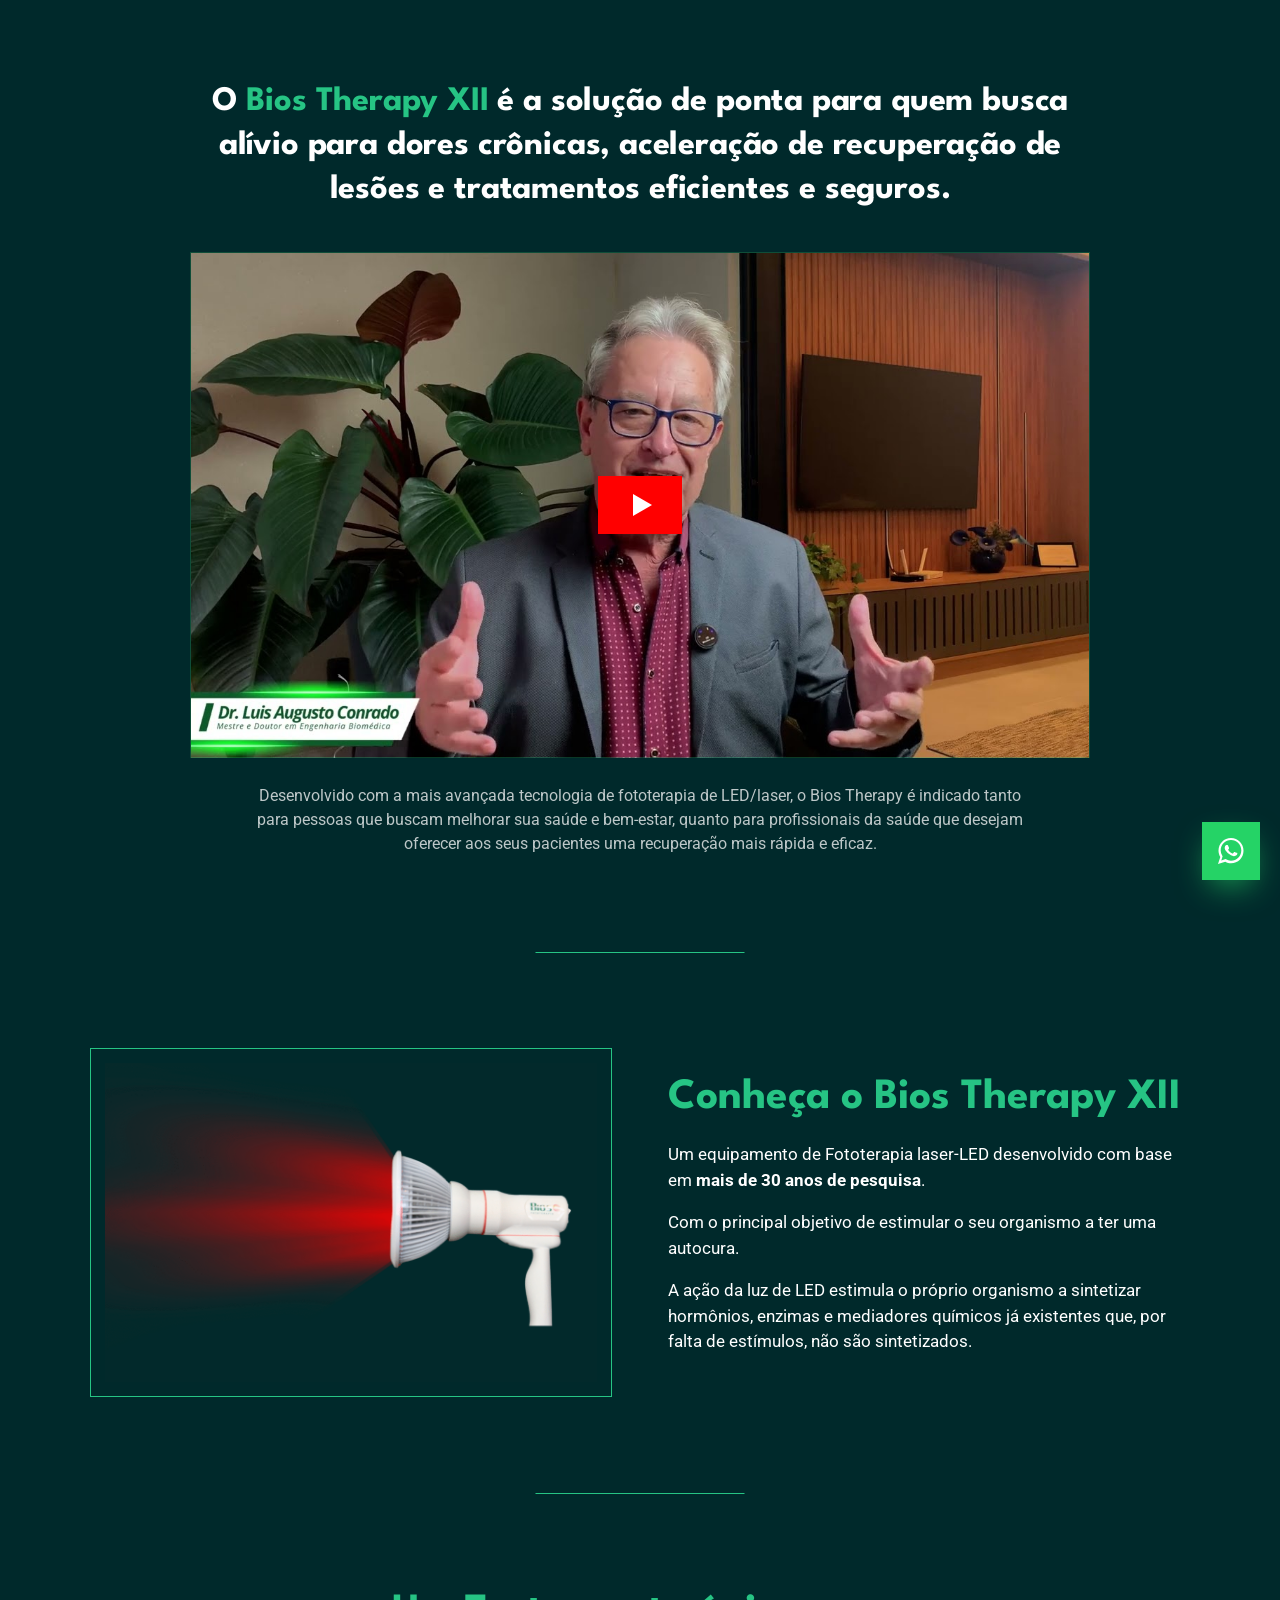
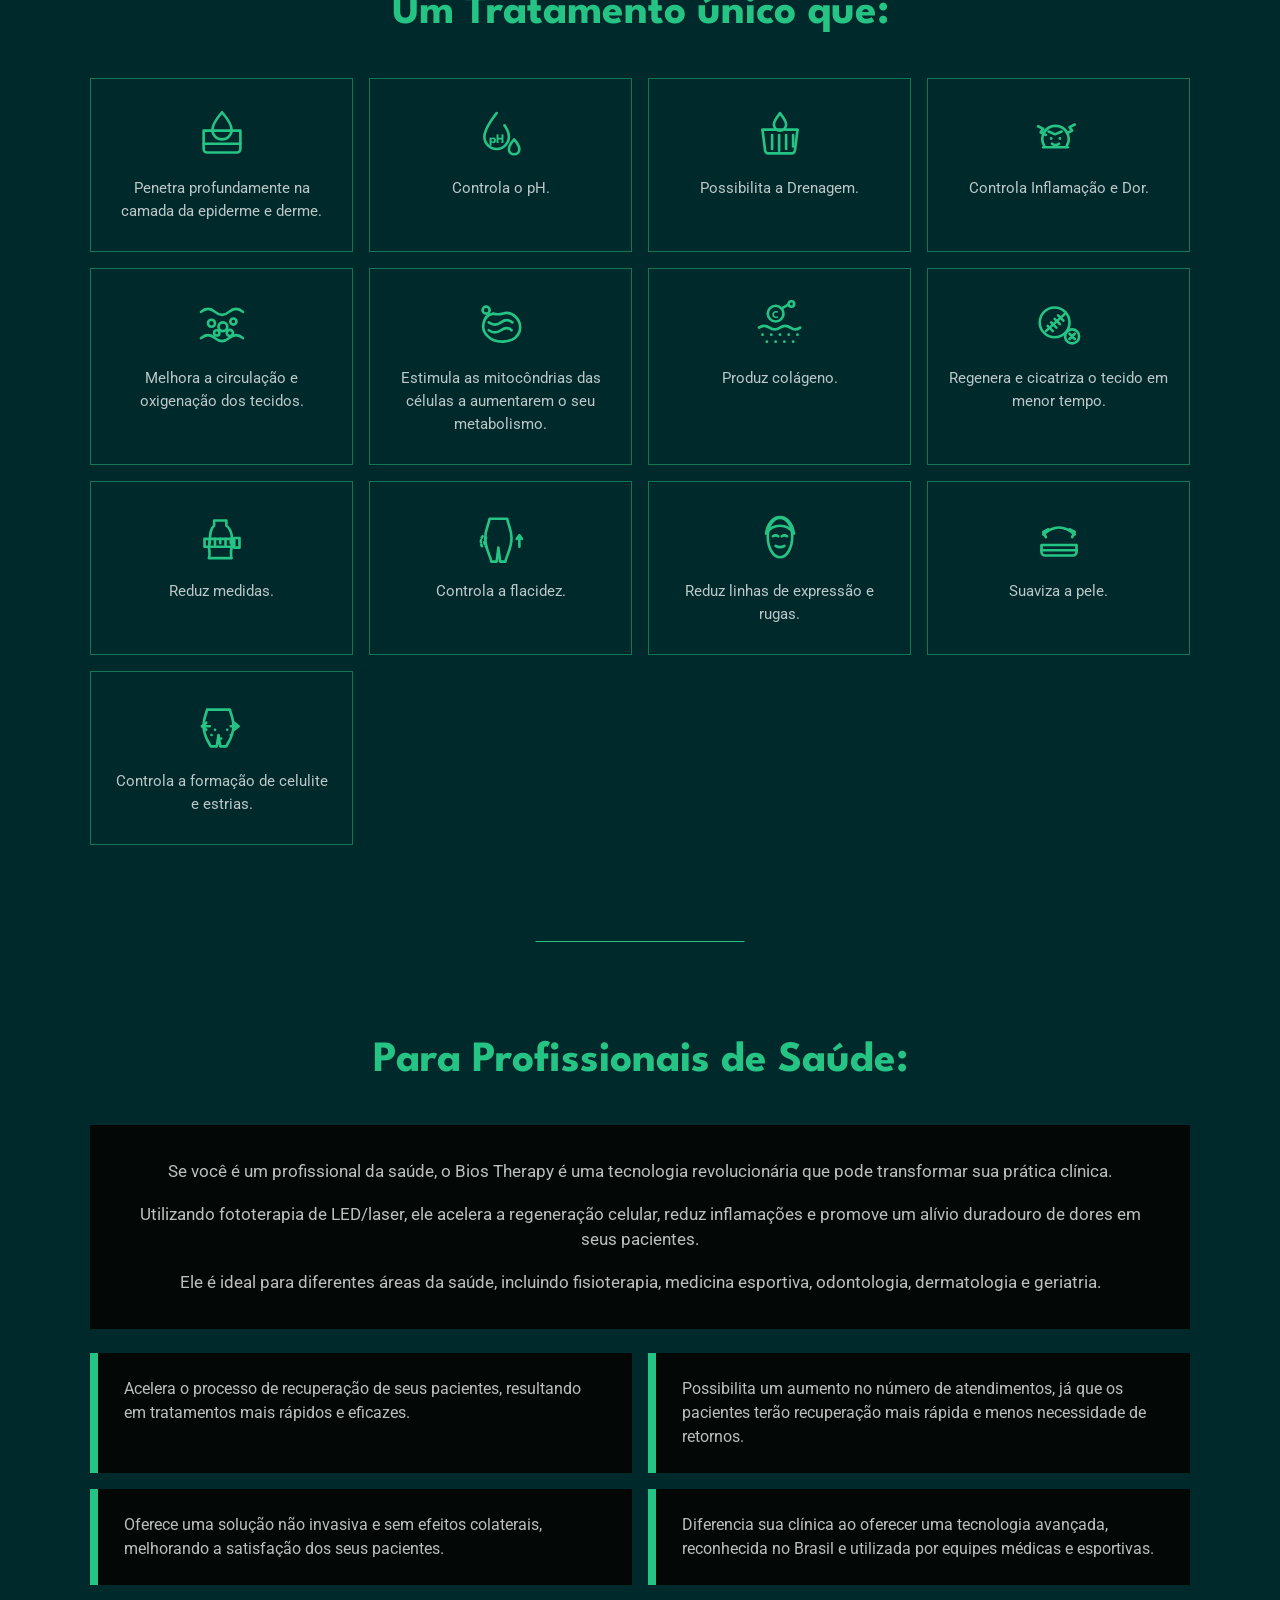
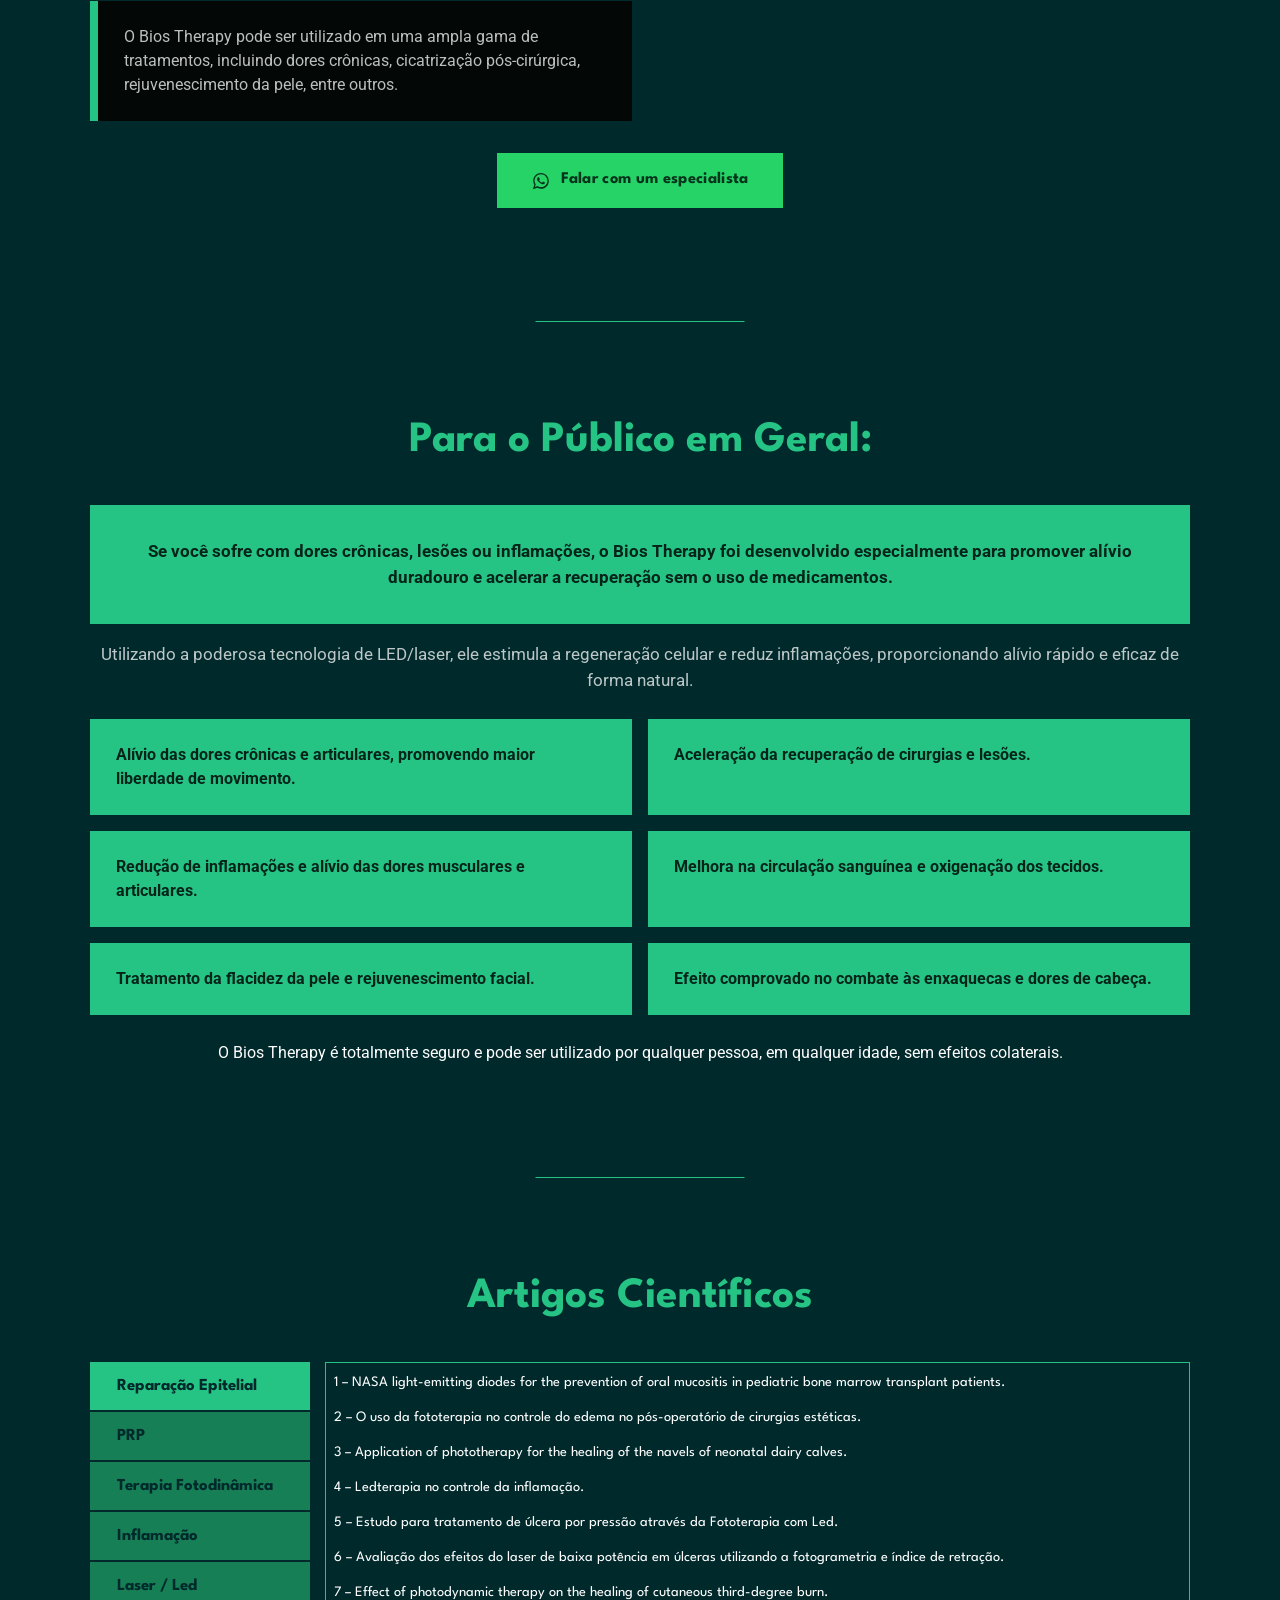
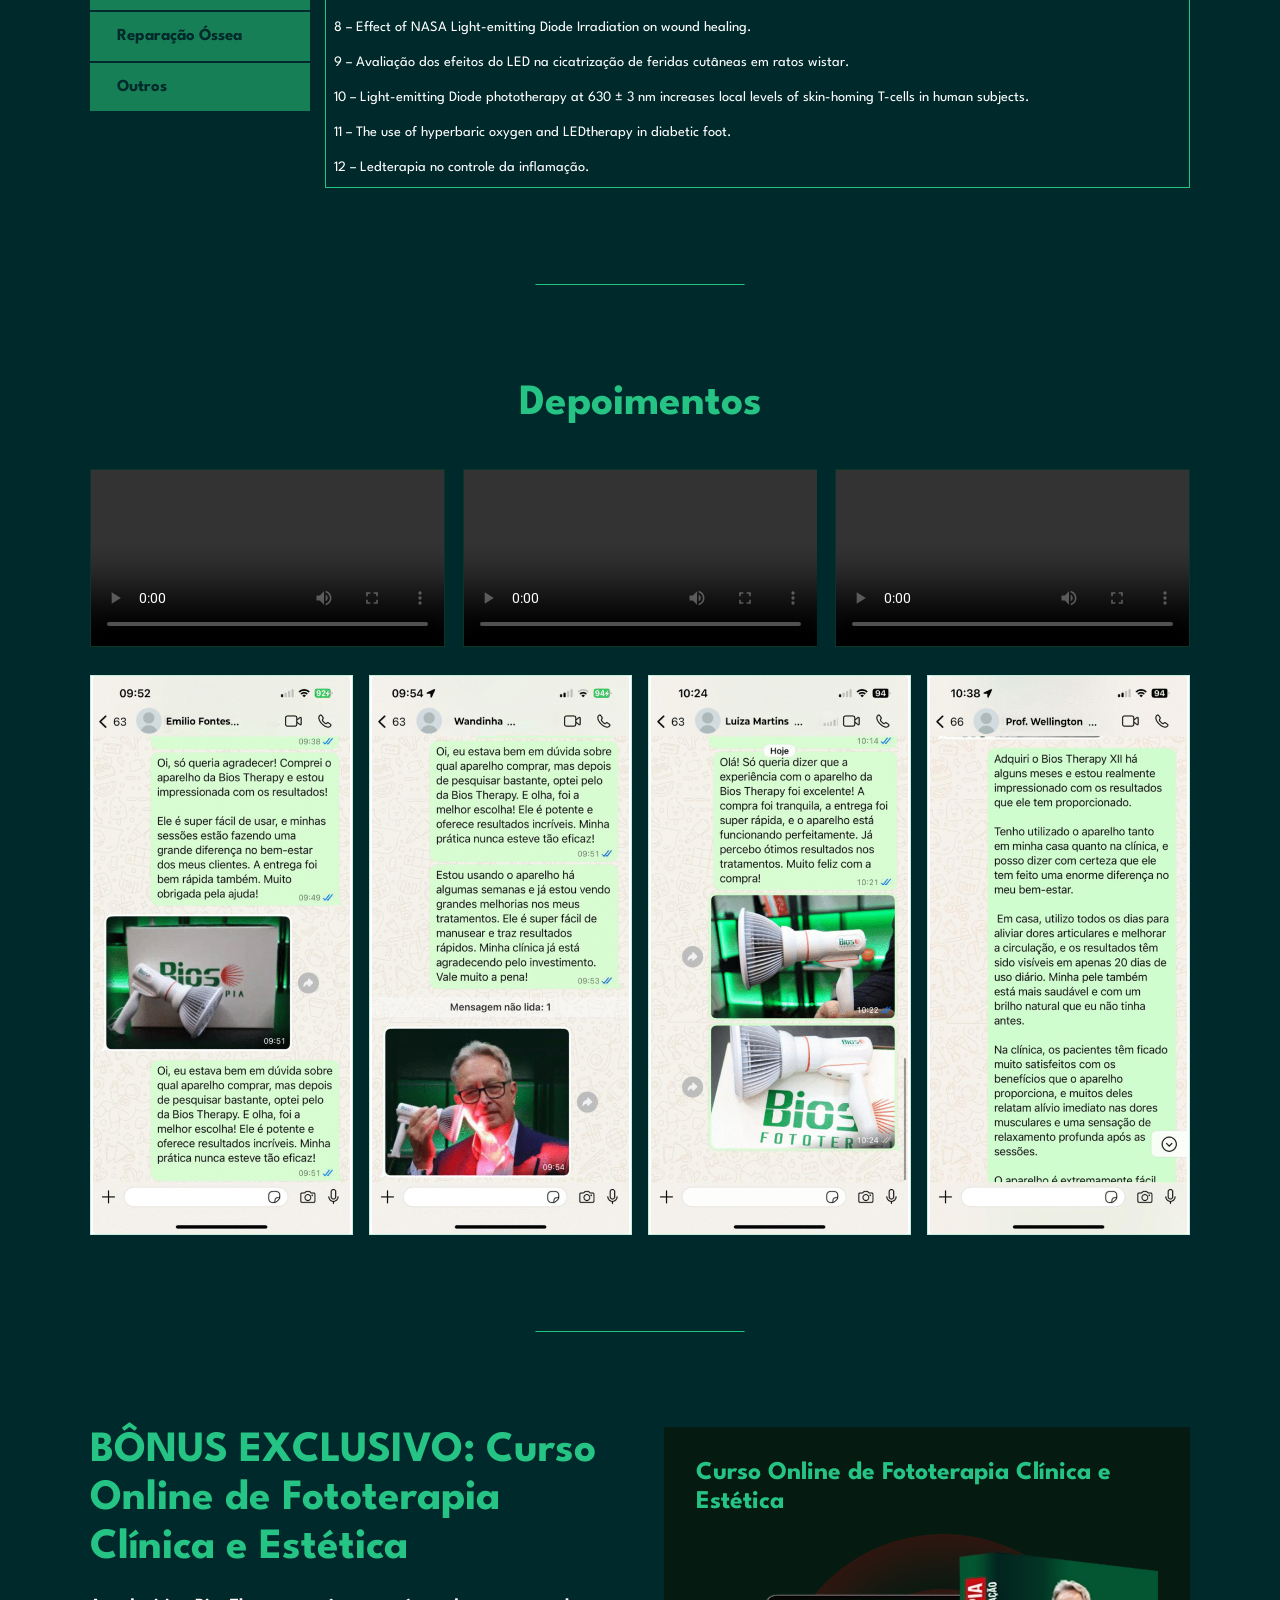
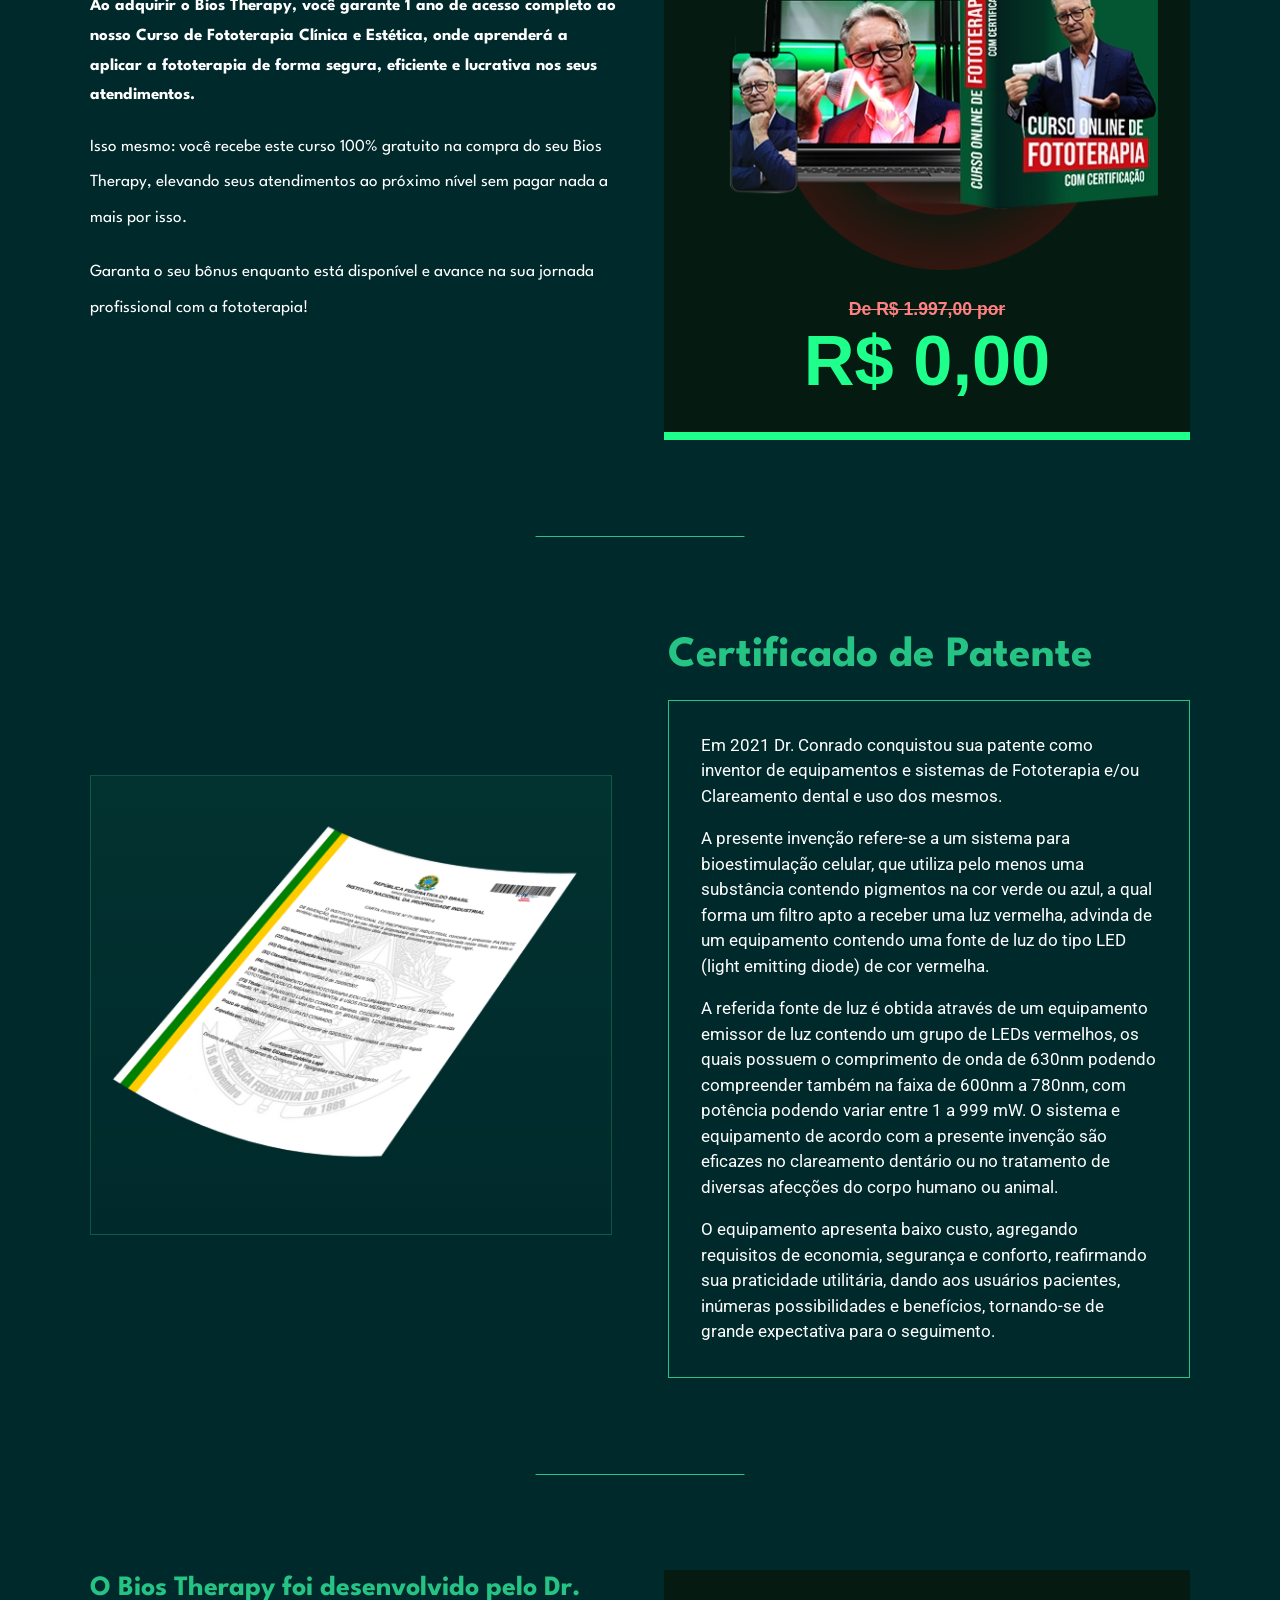
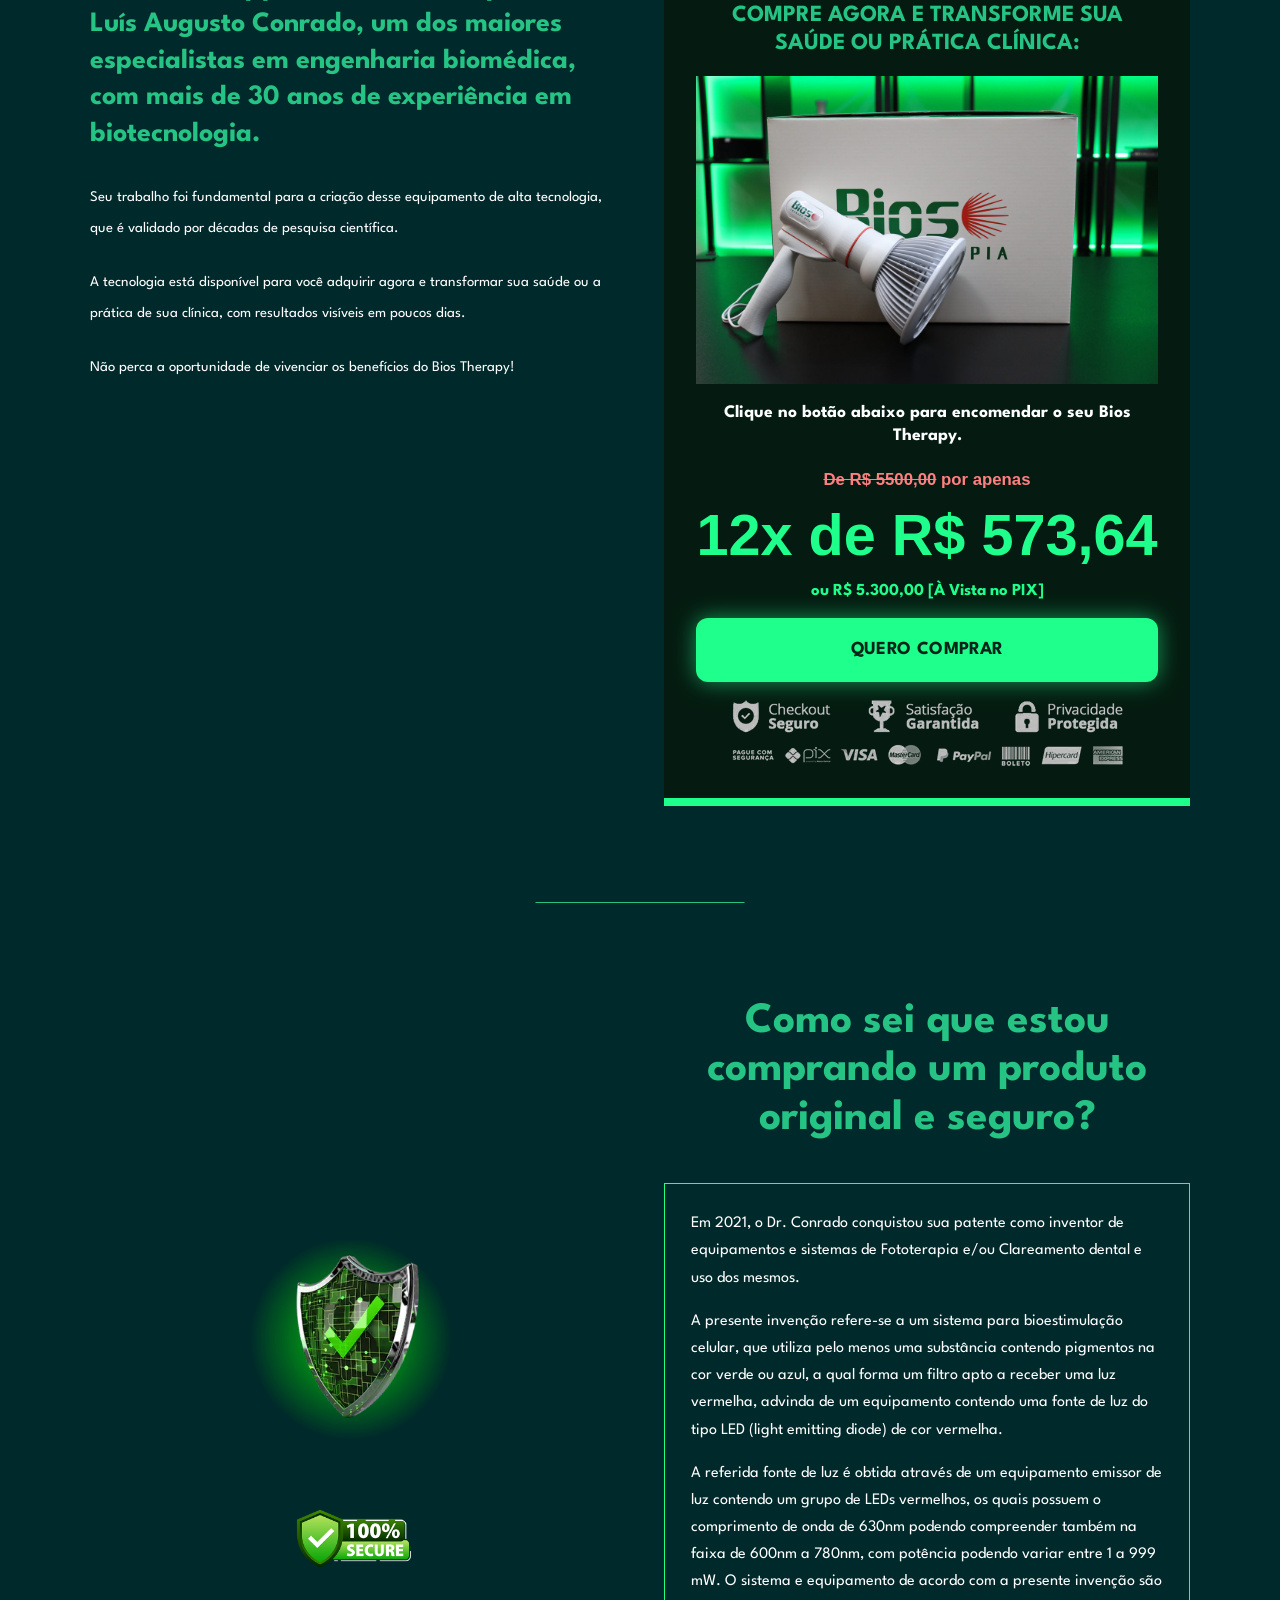
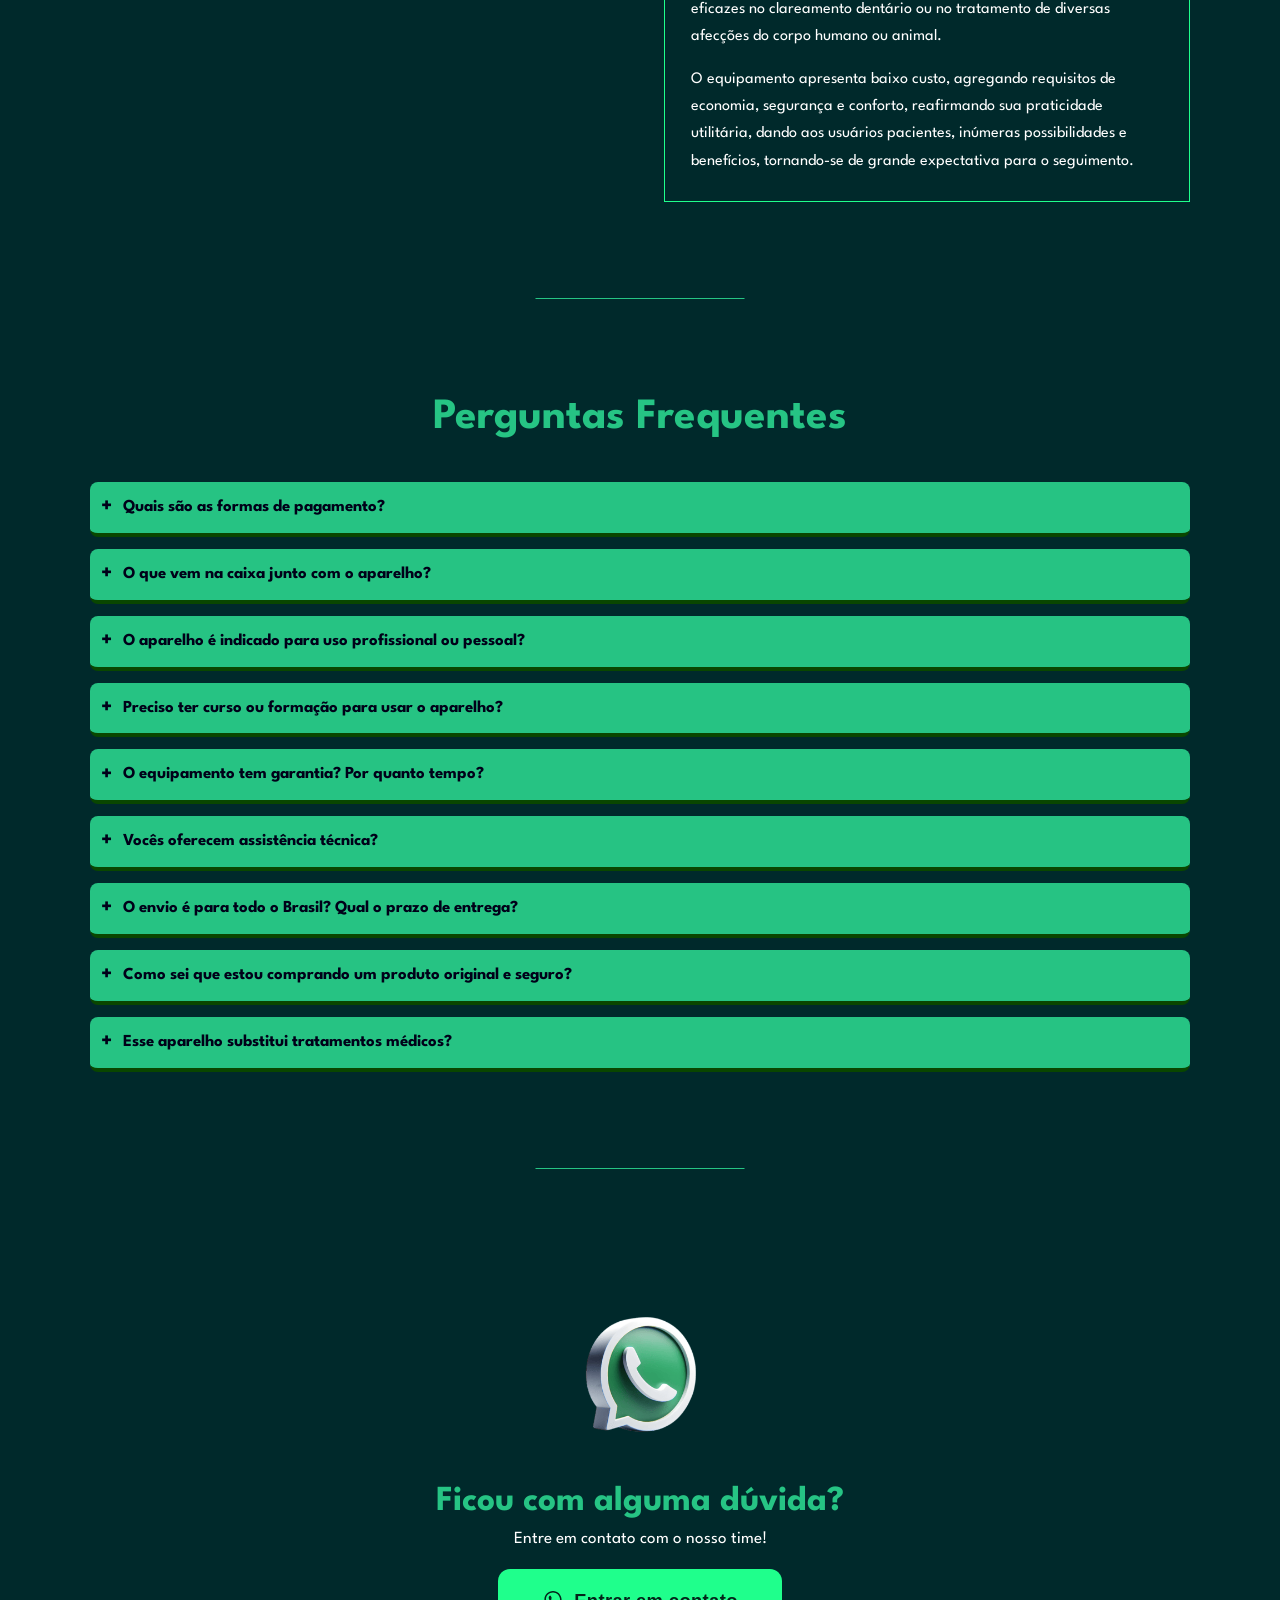
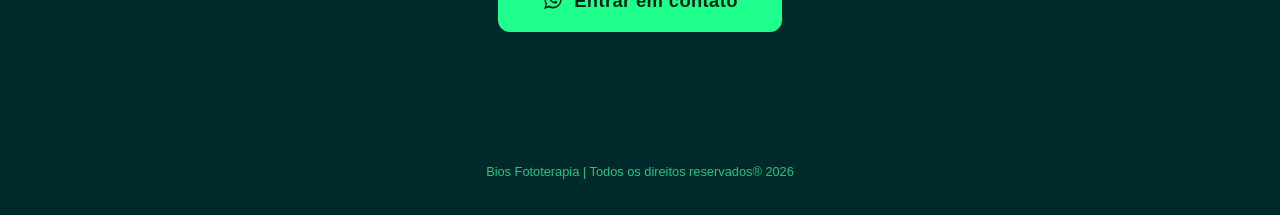
<file: index.html>
<!DOCTYPE html>
<html lang="pt-BR">
<head>
  <meta charset="UTF-8" />
  <meta name="viewport" content="width=device-width, initial-scale=1" />
  <title>Bios Therapy XII — Fototerapia LED/Laser | Dr. Luís Augusto Conrado</title>
  <meta name="description" content="Bios Therapy XII: tecnologia de fototerapia LED/laser para alívio de dores crônicas, aceleração da recuperação de lesões e tratamentos estéticos. Desenvolvido pelo Dr. Luís Augusto Conrado." />
  <meta property="og:title" content="Bios Therapy XII — Fototerapia LED/Laser" />
  <meta property="og:description" content="Alívio para dores crônicas, aceleração de recuperação de lesões e tratamentos eficientes e seguros." />
  <meta property="og:type" content="website" />
  <meta property="og:image" content="assets/img/BiosTherapy.png" />
  <link rel="preconnect" href="https://fonts.googleapis.com" />
  <link rel="preconnect" href="https://fonts.gstatic.com" crossorigin />
  <link href="https://fonts.googleapis.com/css2?family=League+Spartan:wght@400;500;600;700&family=Roboto:wght@400;500;700&family=Roboto+Slab:wght@400;600&display=swap" rel="stylesheet" />
  <link rel="stylesheet" href="css/styles.css" />
  <!-- Google Tag Manager -->
  <script>(function(w,d,s,l,i){w[l]=w[l]||[];w[l].push({'gtm.start':
  new Date().getTime(),event:'gtm.js'});var f=d.getElementsByTagName(s)[0],
  j=d.createElement(s),dl=l!='dataLayer'?'&l='+l:'';j.async=true;j.src=
  'https://www.googletagmanager.com/gtm.js?id='+i+dl;f.parentNode.insertBefore(j,f);
  })(window,document,'script','dataLayer','GTM-KJ3JH5LP');</script>
  <!-- End Google Tag Manager -->

  <!-- Meta Pixel -->
  <script>
  !function(f,b,e,v,n,t,s)
  {if(f.fbq)return;n=f.fbq=function(){n.callMethod?
  n.callMethod.apply(n,arguments):n.queue.push(arguments)};
  if(!f._fbq)f._fbq=n;n.push=n;n.loaded=!0;n.version='2.0';
  n.queue=[];t=b.createElement(e);t.async=!0;
  t.src=v;s=b.getElementsByTagName(e)[0];
  s.parentNode.insertBefore(t,s)}(window, document,'script',
  'https://connect.facebook.net/en_US/fbevents.js');
  fbq('init', '1519435041949261');
  fbq('track', 'PageView');
  </script>
  <noscript><img height="1" width="1" style="display:none" src="https://www.facebook.com/tr?id=1519435041949261&ev=PageView&noscript=1" alt="" /></noscript>

  <!-- TikTok Pixel -->
  <script>
  !function (w, d, t) {
    w.TiktokAnalyticsObject=t;var ttq=w[t]=w[t]||[];ttq.methods=["page","track","identify","instances","debug","on","off","once","ready","alias","group","enableCookie","disableCookie","holdConsent","revokeConsent","grantConsent"],ttq.setAndDefer=function(t,e){t[e]=function(){t.push([e].concat(Array.prototype.slice.call(arguments,0)))}};for(var i=0;i<ttq.methods.length;i++)ttq.setAndDefer(ttq,ttq.methods[i]);ttq.instance=function(t){for(var e=ttq._i[t]||[],n=0;n<ttq.methods.length;n++)ttq.setAndDefer(e,ttq.methods[n]);return e},ttq.load=function(e,n){var r="https://analytics.tiktok.com/i18n/pixel/events.js",o=n&&n.partner;ttq._i=ttq._i||{},ttq._i[e]=[],ttq._i[e]._u=r,ttq._t=ttq._t||{},ttq._t[e]=+new Date,ttq._o=ttq._o||{},ttq._o[e]=n||{};n=document.createElement("script");n.type="text/javascript",n.async=!0,n.src=r+"?sdkid="+e+"&lib="+t;e=document.getElementsByTagName("script")[0];e.parentNode.insertBefore(n,e)};
    ttq.load('D9GHN1RC77U6Q0JCP2K0');
    ttq.page();

    /* Contact: clique em qualquer botão de WhatsApp (TikTok + Meta) */
    document.addEventListener('click', function (e) {
      var link = e.target.closest('a');
      if (!link) return;
      var url = link.href || "";
      if (url.includes("wa.me/5511971975525") || url.includes("api.whatsapp.com")) {
        ttq.track('Contact', { content_name: 'WhatsApp Lead', content_type: 'lead' });
        if (typeof fbq !== 'undefined') {
          fbq('track', 'Contact', { content_name: 'WhatsApp Lead', content_category: 'lead' });
        }
      }
    });
  }(window, document, 'ttq');
  </script>
</head>
<body>
  <!-- Google Tag Manager (noscript) -->
  <noscript><iframe src="https://www.googletagmanager.com/ns.html?id=GTM-KJ3JH5LP" height="0" width="0" style="display:none;visibility:hidden"></iframe></noscript>
  <!-- End Google Tag Manager (noscript) -->

  <!-- ================= SPRITE DE ÍCONES (design system) =================
       Também disponível como arquivos soltos em assets/icons/*.svg
       e como assets/icons/sprite.svg. Use: <svg><use href="#ic-nome"/></svg>
  ==================================================================== -->
  <svg xmlns="http://www.w3.org/2000/svg" style="display:none" aria-hidden="true">
    <defs>
      <g id="ic-base"></g>
    </defs>
    <symbol id="ic-epiderme" viewBox="0 0 64 64" fill="none" stroke="currentColor" stroke-width="3" stroke-linecap="round" stroke-linejoin="round">
      <path d="M32 6c0 0-11 13-11 20a11 11 0 0 0 22 0c0-7-11-20-11-20Z"/>
      <path d="M11 27h42v21a4 4 0 0 1-4 4H15a4 4 0 0 1-4-4Z"/>
      <path d="M11 42h42"/>
    </symbol>
    <symbol id="ic-ph" viewBox="0 0 64 64" fill="none" stroke="currentColor" stroke-width="3" stroke-linecap="round" stroke-linejoin="round">
      <path d="M27 7c0 0-14 17-14 27a14 14 0 0 0 28 0c0-4-2-9-5-13"/>
      <text x="27" y="41" text-anchor="middle" font-family="'League Spartan',Arial,sans-serif" font-size="15" font-weight="700" fill="currentColor" stroke="none">pH</text>
      <path d="M47 37c0 0-6 7-6 11a6 6 0 0 0 12 0c0-4-6-11-6-11Z"/>
    </symbol>
    <symbol id="ic-drenagem" viewBox="0 0 64 64" fill="none" stroke="currentColor" stroke-width="3" stroke-linecap="round" stroke-linejoin="round">
      <path d="M32 7c0 0-7 9-7 13a7 7 0 0 0 14 0c0-4-7-13-7-13Z"/>
      <path d="M12 26h40l-3 24a4 4 0 0 1-4 3H19a4 4 0 0 1-4-3Z"/>
      <path d="M12 26h40"/>
      <path d="M23 32v16M31 32v18M39 32v16M47 32v13"/>
    </symbol>
    <symbol id="ic-dor" viewBox="0 0 64 64" fill="none" stroke="currentColor" stroke-width="3" stroke-linecap="round" stroke-linejoin="round">
      <path d="M15 44a15 15 0 1 1 26 0"/>
      <path d="M14 46h28"/>
      <path d="M20 28l7 3M35 28l-7 3"/>
      <circle cx="23" cy="36" r="1.6" fill="currentColor" stroke="none"/>
      <circle cx="33" cy="36" r="1.6" fill="currentColor" stroke="none"/>
      <path d="M24 42q4 3 8 0"/>
      <path d="M8 22l6 3-3 4 6 3"/>
      <path d="M50 20l-6 3 3 4-6 3"/>
    </symbol>
    <symbol id="ic-circulacao" viewBox="0 0 64 64" fill="none" stroke="currentColor" stroke-width="3" stroke-linecap="round" stroke-linejoin="round">
      <path d="M8 17q8-7 16 0t16 0 16 0"/>
      <path d="M8 47q8-7 16 0t16 0 16 0"/>
      <circle cx="20" cy="30" r="4"/><circle cx="33" cy="34" r="5"/><circle cx="45" cy="28" r="3.5"/>
      <circle cx="26" cy="41" r="3"/><circle cx="41" cy="41" r="3.5"/>
    </symbol>
    <symbol id="ic-mitocondria" viewBox="0 0 64 64" fill="none" stroke="currentColor" stroke-width="3" stroke-linecap="round" stroke-linejoin="round">
      <path d="M23 19C11 21 8 37 17 45c9 9 31 8 36-5C57 27 45 15 34 19c-4 1-7 1-11 0Z"/>
      <path d="M18 29q7 5 14 0t13 0"/>
      <path d="M18 38q7 5 14 0t12 0"/>
      <circle cx="15" cy="15" r="4"/>
    </symbol>
    <symbol id="ic-colageno" viewBox="0 0 64 64" fill="none" stroke="currentColor" stroke-width="3" stroke-linecap="round" stroke-linejoin="round">
      <circle cx="27" cy="19" r="9"/>
      <text x="27" y="24" text-anchor="middle" font-family="'League Spartan',Arial,sans-serif" font-size="12" font-weight="700" fill="currentColor" stroke="none">C</text>
      <path d="M34 13l7-4"/><circle cx="45" cy="8" r="3.2"/>
      <path d="M8 35q6-4 12 0t12 0 12 0 11 0"/>
      <g fill="currentColor" stroke="none">
        <circle cx="12" cy="43" r="1.6"/><circle cx="22" cy="43" r="1.6"/><circle cx="32" cy="43" r="1.6"/><circle cx="42" cy="43" r="1.6"/><circle cx="52" cy="43" r="1.6"/>
        <circle cx="17" cy="51" r="1.6"/><circle cx="27" cy="51" r="1.6"/><circle cx="37" cy="51" r="1.6"/><circle cx="47" cy="51" r="1.6"/>
      </g>
    </symbol>
    <symbol id="ic-cicatriza" viewBox="0 0 64 64" fill="none" stroke="currentColor" stroke-width="3" stroke-linecap="round" stroke-linejoin="round">
      <circle cx="27" cy="29" r="17"/>
      <path d="M17 39 39 19"/>
      <path d="M19 33l6 6M23 29l6 6M27 25l6 6M31 21l6 6"/>
      <circle cx="47" cy="45" r="8"/>
      <path d="M44 42l6 6M50 42l-6 6"/>
    </symbol>
    <symbol id="ic-reduzirmedidas" viewBox="0 0 64 64" fill="none" stroke="currentColor" stroke-width="3" stroke-linecap="round" stroke-linejoin="round">
      <path d="M23 12h14v6c6 4 8 15 6 25-1 5-1 9 0 12H17c1-3 1-7 0-12 2-10 0-21 6-25Z"/>
      <path d="M12 33h34v9H12Z"/>
      <path d="M18 33v5M24 33v7M30 33v5M36 33v7M42 33v5"/>
      <path d="M46 32h6v11h-6"/>
    </symbol>
    <symbol id="ic-flacidez" viewBox="0 0 64 64" fill="none" stroke="currentColor" stroke-width="3" stroke-linecap="round" stroke-linejoin="round">
      <path d="M21 10h18c2 9 5 13 5 22 0 12-5 18-7 27h-6l-2-16-2 16h-6c-2-9-7-15-7-27 0-9 3-13 5-22Z"/>
      <path d="M15 32q-4 5 0 10" stroke-dasharray="2 3"/>
      <path d="M11 30q-4 6 0 13" stroke-dasharray="2 3"/>
      <path d="M50 33l3-4 3 4M53 29v13"/>
    </symbol>
    <symbol id="ic-linhas" viewBox="0 0 64 64" fill="none" stroke="currentColor" stroke-width="3" stroke-linecap="round" stroke-linejoin="round">
      <path d="M18 30c0-13 7-21 14-21s14 8 14 21-6 24-14 24-14-11-14-24Z"/>
      <path d="M16 27c2-13 9-19 16-19s14 6 16 19c-4-6-10-9-16-9s-12 3-16 9Z"/>
      <path d="M24 30q3-2 6 0M34 30q3-2 6 0"/>
      <path d="M27 41q5 3 10 0"/>
    </symbol>
    <symbol id="ic-pelesuave" viewBox="0 0 64 64" fill="none" stroke="currentColor" stroke-width="3" stroke-linecap="round" stroke-linejoin="round">
      <path d="M12 40h40v8a4 4 0 0 1-4 4H16a4 4 0 0 1-4-4Z"/>
      <path d="M12 46h40"/>
      <path d="M14 28q18-16 36 0"/>
      <path d="M44 22l6 3-3 6"/>
      <path d="M20 22l-6 3 3 6"/>
    </symbol>
    <symbol id="ic-celulite" viewBox="0 0 64 64" fill="none" stroke="currentColor" stroke-width="3" stroke-linecap="round" stroke-linejoin="round">
      <path d="M19 11h22c2 8 4 10 4 18 0 13-6 19-8 24h-7l-2-13-2 13h-7c-2-5-8-11-8-24 0-8 2-10 4-18Z"/>
      <path d="M9 30h9M14 26l-5 4 5 4"/>
      <path d="M51 30h-9M46 26l5 4-5 4"/>
      <g fill="currentColor" stroke="none">
        <circle cx="24" cy="34" r="1.5"/><circle cx="20" cy="40" r="1.5"/><circle cx="38" cy="34" r="1.5"/><circle cx="42" cy="40" r="1.5"/><circle cx="31" cy="44" r="1.5"/>
      </g>
    </symbol>
    <symbol id="ic-whatsapp" viewBox="0 0 32 32" fill="currentColor">
      <path d="M16 3C9 3 3.5 8.5 3.5 15.5c0 2.3.6 4.5 1.8 6.4L3 29l7.3-2.2c1.8 1 3.8 1.5 5.7 1.5 7 0 12.5-5.5 12.5-12.5S23 3 16 3zm0 22.7c-1.8 0-3.5-.5-5-1.4l-.4-.2-4.3 1.3 1.3-4.2-.3-.4a10 10 0 0 1-1.6-5.4c0-5.7 4.6-10.3 10.3-10.3S26.3 9.8 26.3 15.5 21.7 25.7 16 25.7zm5.8-7.7c-.3-.2-1.9-.9-2.2-1s-.5-.2-.7.2-.8 1-1 1.2-.4.3-.7.1a8.2 8.2 0 0 1-4-3.5c-.3-.5.3-.5.8-1.6.1-.2 0-.4 0-.6l-1-2.4c-.3-.6-.5-.5-.7-.5h-.6c-.2 0-.6.1-.9.4-1.2 1.3-1.5 2.8-.4 4.9a13.4 13.4 0 0 0 5.6 5c3.3 1.4 3.3 1 3.9.9.6 0 1.9-.8 2.2-1.5.3-.8.3-1.4.2-1.5-.1-.2-.3-.3-.6-.5z"/>
    </symbol>
  </svg>


  <main id="top">

    <!-- ================= HERO ================= -->
    <section class="section hero">
      <div class="wrap hero__inner">
        <h1 class="reveal">O <span class="hl">Bios Therapy XII</span> é a solução de ponta para quem busca alívio para dores crônicas, aceleração de recuperação de lesões e tratamentos eficientes e seguros.</h1>
        <div class="reveal video" data-poster="assets/img/vsl-poster.jpg" data-embed="https://www.youtube.com/embed/UoHzy4hWiq8?autoplay=1&rel=0">
          <button class="video__play" aria-label="Assistir VSL do Bios Therapy XII"></button>
        </div>
        <p class="reveal">Desenvolvido com a mais avançada tecnologia de fototerapia de LED/laser, o Bios Therapy é indicado tanto para pessoas que buscam melhorar sua saúde e bem-estar, quanto para profissionais da saúde que desejam oferecer aos seus pacientes uma recuperação mais rápida e eficaz.</p>
      </div>
    </section>

    <!-- ================= CONHEÇA ================= -->
    <section class="section">
      <div class="wrap split">
        <div class="reveal figure-frame figure-frame--green">
          <img src="assets/img/BiosTherapy.png" width="1024" height="664" alt="Aparelho Bios Therapy XII emitindo luz de fototerapia" />
        </div>
        <div class="reveal">
          <h2 class="h-section left">Conheça o Bios Therapy XII</h2>
          <p>Um equipamento de Fototerapia laser-LED desenvolvido com base em <strong>mais de 30 anos de pesquisa</strong>.</p>
          <p>Com o principal objetivo de estimular o seu organismo a ter uma autocura.</p>
          <p>A ação da luz de LED estimula o próprio organismo a sintetizar hormônios, enzimas e mediadores químicos já existentes que, por falta de estímulos, não são sintetizados.</p>
        </div>
      </div>
    </section>

    <!-- ================= BENEFÍCIOS (ícones SVG) ================= -->
    <section class="section">
      <div class="wrap">
        <h2 class="h-section reveal">Um Tratamento único que:</h2>
        <div class="benefits">
          <div class="benefit reveal"><span class="benefit__icon"><svg><use href="#ic-epiderme"/></svg></span><p>Penetra profundamente na camada da epiderme e derme.</p></div>
          <div class="benefit reveal"><span class="benefit__icon"><svg><use href="#ic-ph"/></svg></span><p>Controla o pH.</p></div>
          <div class="benefit reveal"><span class="benefit__icon"><svg><use href="#ic-drenagem"/></svg></span><p>Possibilita a Drenagem.</p></div>
          <div class="benefit reveal"><span class="benefit__icon"><svg><use href="#ic-dor"/></svg></span><p>Controla Inflamação e Dor.</p></div>
          <div class="benefit reveal"><span class="benefit__icon"><svg><use href="#ic-circulacao"/></svg></span><p>Melhora a circulação e oxigenação dos tecidos.</p></div>
          <div class="benefit reveal"><span class="benefit__icon"><svg><use href="#ic-mitocondria"/></svg></span><p>Estimula as mitocôndrias das células a aumentarem o seu metabolismo.</p></div>
          <div class="benefit reveal"><span class="benefit__icon"><svg><use href="#ic-colageno"/></svg></span><p>Produz colágeno.</p></div>
          <div class="benefit reveal"><span class="benefit__icon"><svg><use href="#ic-cicatriza"/></svg></span><p>Regenera e cicatriza o tecido em menor tempo.</p></div>
          <div class="benefit reveal"><span class="benefit__icon"><svg><use href="#ic-reduzirmedidas"/></svg></span><p>Reduz medidas.</p></div>
          <div class="benefit reveal"><span class="benefit__icon"><svg><use href="#ic-flacidez"/></svg></span><p>Controla a flacidez.</p></div>
          <div class="benefit reveal"><span class="benefit__icon"><svg><use href="#ic-linhas"/></svg></span><p>Reduz linhas de expressão e rugas.</p></div>
          <div class="benefit reveal"><span class="benefit__icon"><svg><use href="#ic-pelesuave"/></svg></span><p>Suaviza a pele.</p></div>
          <div class="benefit reveal"><span class="benefit__icon"><svg><use href="#ic-celulite"/></svg></span><p>Controla a formação de celulite e estrias.</p></div>
        </div>
      </div>
    </section>

    <!-- ================= PROFISSIONAIS ================= -->
    <section class="section">
      <div class="wrap">
        <h2 class="h-section reveal">Para Profissionais de Saúde:</h2>
        <div class="textbox--dark reveal">
          <p>Se você é um profissional da saúde, o Bios Therapy é uma tecnologia revolucionária que pode transformar sua prática clínica.</p>
          <p>Utilizando fototerapia de LED/laser, ele acelera a regeneração celular, reduz inflamações e promove um alívio duradouro de dores em seus pacientes.</p>
          <p>Ele é ideal para diferentes áreas da saúde, incluindo fisioterapia, medicina esportiva, odontologia, dermatologia e geriatria.</p>
        </div>
        <div class="pill-grid cols-2">
          <div class="pill pill--dark reveal"><p>Acelera o processo de recuperação de seus pacientes, resultando em tratamentos mais rápidos e eficazes.</p></div>
          <div class="pill pill--dark reveal"><p>Possibilita um aumento no número de atendimentos, já que os pacientes terão recuperação mais rápida e menos necessidade de retornos.</p></div>
          <div class="pill pill--dark reveal"><p>Oferece uma solução não invasiva e sem efeitos colaterais, melhorando a satisfação dos seus pacientes.</p></div>
          <div class="pill pill--dark reveal"><p>Diferencia sua clínica ao oferecer uma tecnologia avançada, reconhecida no Brasil e utilizada por equipes médicas e esportivas.</p></div>
          <div class="pill pill--dark reveal"><p>O Bios Therapy pode ser utilizado em uma ampla gama de tratamentos, incluindo dores crônicas, cicatrização pós-cirúrgica, rejuvenescimento da pele, entre outros.</p></div>
        </div>
        <p class="center reveal" style="margin-top:32px">
          <a class="btn btn--wa" href="https://api.whatsapp.com/send/?phone=5511971975525&text&type=phone_number&app_absent=0" target="_blank" rel="noopener">
            <svg width="20" height="20"><use href="#ic-whatsapp"/></svg> Falar com um especialista
          </a>
        </p>
      </div>
    </section>

    <!-- ================= PÚBLICO EM GERAL ================= -->
    <section class="section">
      <div class="wrap">
        <h2 class="h-section reveal">Para o Público em Geral:</h2>
        <p class="callout--green reveal">Se você sofre com dores crônicas, lesões ou inflamações, o Bios Therapy foi desenvolvido especialmente para promover alívio duradouro e acelerar a recuperação sem o uso de medicamentos.</p>
        <p class="center reveal">Utilizando a poderosa tecnologia de LED/laser, ele estimula a regeneração celular e reduz inflamações, proporcionando alívio rápido e eficaz de forma natural.</p>
        <div class="pill-grid cols-2">
          <div class="pill pill--green reveal"><p>Alívio das dores crônicas e articulares, promovendo maior liberdade de movimento.</p></div>
          <div class="pill pill--green reveal"><p>Aceleração da recuperação de cirurgias e lesões.</p></div>
          <div class="pill pill--green reveal"><p>Redução de inflamações e alívio das dores musculares e articulares.</p></div>
          <div class="pill pill--green reveal"><p>Melhora na circulação sanguínea e oxigenação dos tecidos.</p></div>
          <div class="pill pill--green reveal"><p>Tratamento da flacidez da pele e rejuvenescimento facial.</p></div>
          <div class="pill pill--green reveal"><p>Efeito comprovado no combate às enxaquecas e dores de cabeça.</p></div>
        </div>
        <p class="statement reveal">O Bios Therapy é totalmente seguro e pode ser utilizado por qualquer pessoa, em qualquer idade, sem efeitos colaterais.</p>
      </div>
    </section>

    <!-- ================= ARTIGOS CIENTÍFICOS ================= -->
    <section class="section">
      <div class="wrap">
        <h2 class="h-section reveal">Artigos Científicos</h2>
        <div class="tabs reveal">
          <div class="tabs__list" role="tablist" aria-label="Categorias de artigos" data-tabs>
            <button class="tabs__btn" role="tab" data-tab="epitelial">Reparação Epitelial</button>
            <button class="tabs__btn" role="tab" data-tab="prp">PRP</button>
            <button class="tabs__btn" role="tab" data-tab="pdt">Terapia Fotodinâmica</button>
            <button class="tabs__btn" role="tab" data-tab="inflamacao">Inflamação</button>
            <button class="tabs__btn" role="tab" data-tab="laserled">Laser / Led</button>
            <button class="tabs__btn" role="tab" data-tab="ossea">Reparação Óssea</button>
            <button class="tabs__btn" role="tab" data-tab="outros">Outros</button>
          </div>

          <div class="tabs__panel" role="tabpanel" data-tabpanel="epitelial">
            <ol>
              <li>NASA light-emitting diodes for the prevention of oral mucositis in pediatric bone marrow transplant patients.</li>
              <li>O uso da fototerapia no controle do edema no pós-operatório de cirurgias estéticas.</li>
              <li>Application of phototherapy for the healing of the navels of neonatal dairy calves.</li>
              <li>Ledterapia no controle da inflamação.</li>
              <li>Estudo para tratamento de úlcera por pressão através da Fototerapia com Led.</li>
              <li>Avaliação dos efeitos do laser de baixa potência em úlceras utilizando a fotogrametria e índice de retração.</li>
              <li>Effect of photodynamic therapy on the healing of cutaneous third-degree burn.</li>
              <li>Effect of NASA Light-emitting Diode Irradiation on wound healing.</li>
              <li>Avaliação dos efeitos do LED na cicatrização de feridas cutâneas em ratos wistar.</li>
              <li>Light-emitting Diode phototherapy at 630 ± 3 nm increases local levels of skin-homing T-cells in human subjects.</li>
              <li>The use of hyperbaric oxygen and LEDtherapy in diabetic foot.</li>
              <li>Ledterapia no controle da inflamação.</li>
            </ol>
          </div>

          <div class="tabs__panel" role="tabpanel" data-tabpanel="prp" hidden>
            <ol>
              <li>Métodos e Aplicações do Plasma Rico em Plaquetas: Uma Revisão.</li>
              <li>Contributions to classification of platelet rich plasma — proposal of a new classification: MARSPILL.</li>
              <li>Platelet Rich Plasma Treatment of Androgenetic Alopecia in Men and Women.</li>
              <li>To evaluate the effect of combining photo-activation therapy with platelet-rich plasma injections for the novel treatment of osteoarthritis.</li>
              <li>Avaliação do efeito do plasma rico em plaquetas fotoestimulado pelo laser de baixa potência no processo de regeneração óssea.</li>
              <li>Inflammatory Interaction Between LIGHT and Proteinase-Activated Receptor-2 in Endothelial Cells.</li>
              <li>Revisão Sistemática da Literatura sobre a efetividade clínica do Plasma Rico em Plaquetas para o Tratamento Dermatológico Estético.</li>
              <li>Stem cell Therapy for idiopathic pulmonary fibrosis: a protocol proposal.</li>
            </ol>
          </div>

          <div class="tabs__panel" role="tabpanel" data-tabpanel="pdt" hidden>
            <ol>
              <li>Regeneration of human bones in hip osteonecrosis and human cartilage in knee osteoarthritis with autologous adipose-tissue-derived stem cells: a case series.</li>
              <li>NASA Light-emitting diodes for the prevention of oral mucositis in pediatric bone marrow transplant patients.</li>
              <li>Antimicrobial photodynamic therapy combined with conventional endodontic treatment to eliminate root canal biofilm infection.</li>
              <li>Aplicação da Terapia Fotodinâmica e Laserterapia em Implantodontia.</li>
              <li>Comparative study among three different phototherapy protocols to treat chemotherapy-induced oral mucositis in hamsters.</li>
              <li>O uso da Ledterapia na mucosite oral: avanços na prevenção e tratamento.</li>
              <li>Photobiomodulation and cancer: what is the truth?</li>
              <li>Terapia LED de baixa intensidade no tratamento da dor durante o movimento ortodôntico.</li>
              <li>Photodiagnosis and photodynamic therapy — review: PDT experience in Brazil, a regional profile.</li>
              <li>Antimicrobial comparison of effectiveness of endodontic therapy and endodontic therapy combined with photo-desinfection on patients with periapical lesion. A 6-month follow up.</li>
              <li>PDT — Photochemical &amp; Photobiological Sciences.</li>
              <li>Aplicação de terapia fotodinâmica e laserterapia em implantodontia.</li>
              <li>Antimicrobial comparison of effectiveness of endodontic therapy and endodontic therapy combined with photo-desinfection on patients with periapical lesion. A 6-month follow up.</li>
              <li>Antimicrobial effects of photodynamic therapy on patients with necrotic pulps and periapical lesion.</li>
            </ol>
          </div>

          <div class="tabs__panel" role="tabpanel" data-tabpanel="inflamacao" hidden>
            <ol>
              <li>A Fototerapia como uma Alternativa para Alopécia Areata.</li>
              <li>Azul de Metileno e Ativação Mitocondrial.</li>
              <li>Efeitos do Diodo Emissor de Luz (LED) Vermelho na Estimulação de Fibroblastos: ênfase na Reparação Tecidual.</li>
            </ol>
          </div>

          <div class="tabs__panel" role="tabpanel" data-tabpanel="laserled" hidden>
            <ol>
              <li>Laser and led photobiology.</li>
              <li>LED and laser photobiomodulation in the prevention and treatment of oral mucositis: experimental study in hamsters.</li>
              <li>O Uso da Fototerapia no Controle do Edema no Pós-Operatório de Cirurgias Estéticas.</li>
            </ol>
          </div>

          <div class="tabs__panel" role="tabpanel" data-tabpanel="ossea" hidden>
            <ol>
              <li>Terapia LED de baixa intensidade no tratamento da dor durante movimento ortodôntico — Estudo Clínico.</li>
            </ol>
          </div>

          <div class="tabs__panel" role="tabpanel" data-tabpanel="outros" hidden>
            <ol>
              <li>Mitochondrial respiration as a target for neuroprotection and cognitive enhancement.</li>
            </ol>
          </div>
        </div>
      </div>
    </section>

    <!-- ================= DEPOIMENTOS ================= -->
    <section class="section">
      <div class="wrap">
        <h2 class="h-section reveal">Depoimentos</h2>
        <div class="testi-videos reveal">
          <video controls preload="metadata" playsinline src="assets/video/depoimento-1.mp4" aria-label="Depoimento 1"></video>
          <video controls preload="metadata" playsinline src="assets/video/depoimento-2.mp4" aria-label="Depoimento 2"></video>
          <video controls preload="metadata" playsinline src="assets/video/depoimento-3.mp4" aria-label="Depoimento 3"></video>
        </div>
        <div class="testi-shots reveal">
          <img src="assets/img/Dep01.png" width="473" height="1024" alt="Depoimento de cliente via WhatsApp — resultados com o Bios Therapy" loading="lazy" />
          <img src="assets/img/Dep02.png" width="473" height="1024" alt="Depoimento de cliente via WhatsApp — facilidade de uso" loading="lazy" />
          <img src="assets/img/Dep03.png" width="473" height="1024" alt="Depoimento de cliente via WhatsApp — recuperação acelerada" loading="lazy" />
          <img src="assets/img/Dep04.png" width="473" height="1024" alt="Depoimento de cliente via WhatsApp — satisfação dos pacientes" loading="lazy" />
        </div>
      </div>
    </section>

    <!-- ================= BÔNUS CURSO ================= -->
    <section class="section">
      <div class="wrap">
        <div class="bonus reveal">
          <div class="bonus__text">
            <h2 class="h-section left">BÔNUS EXCLUSIVO: Curso Online de Fototerapia Clínica e Estética</h2>
            <p class="bonus__lead">Ao adquirir o Bios Therapy, você garante 1 ano de acesso completo ao nosso Curso de Fototerapia Clínica e Estética, onde aprenderá a aplicar a fototerapia de forma segura, eficiente e lucrativa nos seus atendimentos.</p>
            <p>Isso mesmo: você recebe este curso 100% gratuito na compra do seu Bios Therapy, elevando seus atendimentos ao próximo nível sem pagar nada a mais por isso.</p>
            <p>Garanta o seu bônus enquanto está disponível e avance na sua jornada profissional com a fototerapia!</p>
          </div>
          <div class="bonus__card">
            <h3>Curso Online de Fototerapia Clínica e Estética</h3>
            <img src="assets/img/curso.webp" width="464" height="337" alt="Curso Online de Fototerapia Clínica e Estética" loading="lazy" />
            <p class="price-tag"><span class="old">De R$ 1.997,00 por</span><span class="now">R$ 0,00</span></p>
          </div>
        </div>
      </div>
    </section>

    <!-- ================= PATENTE ================= -->
    <section class="section">
      <div class="wrap split">
        <div class="reveal figure-frame">
          <img src="assets/img/Patente.png" width="1024" height="895" alt="Certificado de patente do equipamento de fototerapia — Dr. Conrado, 2021" loading="lazy" />
        </div>
        <div class="reveal">
          <h2 class="h-section left">Certificado de Patente</h2>
          <div class="framed">
            <p>Em 2021 Dr. Conrado conquistou sua patente como inventor de equipamentos e sistemas de Fototerapia e/ou Clareamento dental e uso dos mesmos.</p>
            <p>A presente invenção refere-se a um sistema para bioestimulação celular, que utiliza pelo menos uma substância contendo pigmentos na cor verde ou azul, a qual forma um filtro apto a receber uma luz vermelha, advinda de um equipamento contendo uma fonte de luz do tipo LED (light emitting diode) de cor vermelha.</p>
            <p>A referida fonte de luz é obtida através de um equipamento emissor de luz contendo um grupo de LEDs vermelhos, os quais possuem o comprimento de onda de 630nm podendo compreender também na faixa de 600nm a 780nm, com potência podendo variar entre 1 a 999 mW. O sistema e equipamento de acordo com a presente invenção são eficazes no clareamento dentário ou no tratamento de diversas afecções do corpo humano ou animal.</p>
            <p>O equipamento apresenta baixo custo, agregando requisitos de economia, segurança e conforto, reafirmando sua praticidade utilitária, dando aos usuários pacientes, inúmeras possibilidades e benefícios, tornando-se de grande expectativa para o seguimento.</p>
          </div>
        </div>
      </div>
    </section>

    <!-- ================= COMPRA ================= -->
    <section class="section" id="comprar">
      <div class="wrap buy-layout">
        <div class="buy-text reveal">
          <p class="buy-text__lead">O Bios Therapy foi desenvolvido pelo Dr. Luís Augusto Conrado, um dos maiores especialistas em engenharia biomédica, com mais de 30 anos de experiência em biotecnologia.</p>
          <p>Seu trabalho foi fundamental para a criação desse equipamento de alta tecnologia, que é validado por décadas de pesquisa científica.</p>
          <p>A tecnologia está disponível para você adquirir agora e transformar sua saúde ou a prática de sua clínica, com resultados visíveis em poucos dias.</p>
          <p>Não perca a oportunidade de vivenciar os benefícios do Bios Therapy!</p>
        </div>
        <div class="buy reveal">
          <h2>COMPRE AGORA E TRANSFORME SUA SAÚDE OU PRÁTICA CLÍNICA:</h2>
          <img class="buy__img" src="assets/img/CaixaAparelho.jpg" alt="Caixa e aparelho Bios Therapy" loading="lazy" />
          <p class="lead">Clique no botão abaixo para encomendar o seu Bios Therapy.</p>
          <p class="from"><s>De R$ 5500,00</s> por apenas</p>
          <p class="installments">12x de R$ 573,64</p>
          <p class="cash">ou R$ 5.300,00 [À Vista no PIX]</p>
          <a class="btn btn--lg" href="https://bios-fototerapia.pay.yampi.com.br/r/IZKE2UZZ4H" target="_blank" rel="noopener">QUERO COMPRAR</a>
          <img class="buy__trust" src="assets/img/selos-pagamento.webp" alt="Checkout seguro, satisfação garantida, privacidade protegida. Formas de pagamento: Pix, Visa, Mastercard, PayPal, boleto, Hipercard." loading="lazy" />
        </div>
      </div>
    </section>

    <!-- ================= SELO DE SEGURANÇA ================= -->
    <section class="section">
      <div class="wrap trust reveal">
        <div class="trust__badges">
          <img src="assets/img/Cadeado.webp" width="345" height="345" alt="Selo de segurança — escudo de proteção" loading="lazy" />
          <img src="assets/img/selo100.png" width="120" height="76" alt="Selo 100% Secure" loading="lazy" />
        </div>
        <div>
          <h2 class="h-section">Como sei que estou comprando um produto original e seguro?</h2>
          <div class="framed">
            <p>Em 2021, o Dr. Conrado conquistou sua patente como inventor de equipamentos e sistemas de Fototerapia e/ou Clareamento dental e uso dos mesmos.</p>
            <p>A presente invenção refere-se a um sistema para bioestimulação celular, que utiliza pelo menos uma substância contendo pigmentos na cor verde ou azul, a qual forma um filtro apto a receber uma luz vermelha, advinda de um equipamento contendo uma fonte de luz do tipo LED (light emitting diode) de cor vermelha.</p>
            <p>A referida fonte de luz é obtida através de um equipamento emissor de luz contendo um grupo de LEDs vermelhos, os quais possuem o comprimento de onda de 630nm podendo compreender também na faixa de 600nm a 780nm, com potência podendo variar entre 1 a 999 mW. O sistema e equipamento de acordo com a presente invenção são eficazes no clareamento dentário ou no tratamento de diversas afecções do corpo humano ou animal.</p>
            <p>O equipamento apresenta baixo custo, agregando requisitos de economia, segurança e conforto, reafirmando sua praticidade utilitária, dando aos usuários pacientes, inúmeras possibilidades e benefícios, tornando-se de grande expectativa para o seguimento.</p>
          </div>
        </div>
      </div>
    </section>

    <!-- ================= FAQ ================= -->
    <section class="section">
      <div class="wrap">
        <h2 class="h-section reveal">Perguntas Frequentes</h2>
        <div class="faq reveal">
          <div class="faq__item"><button class="faq__q" aria-expanded="false">Quais são as formas de pagamento?</button><div class="faq__a"><div>Cartão de Crédito, Boleto ou Pix.</div></div></div>
          <div class="faq__item"><button class="faq__q" aria-expanded="false">O que vem na caixa junto com o aparelho?</button><div class="faq__a"><div>Vão dois óculos de proteção na caixa e o manual é enviado via WhatsApp.</div></div></div>
          <div class="faq__item"><button class="faq__q" aria-expanded="false">O aparelho é indicado para uso profissional ou pessoal?</button><div class="faq__a"><div>Para ambos.</div></div></div>
          <div class="faq__item"><button class="faq__q" aria-expanded="false">Preciso ter curso ou formação para usar o aparelho?</button><div class="faq__a"><div>Não.</div></div></div>
          <div class="faq__item"><button class="faq__q" aria-expanded="false">O equipamento tem garantia? Por quanto tempo?</button><div class="faq__a"><div>Garantia de 3 meses.</div></div></div>
          <div class="faq__item"><button class="faq__q" aria-expanded="false">Vocês oferecem assistência técnica?</button><div class="faq__a"><div>Assistência técnica permanente e suporte via WhatsApp.</div></div></div>
          <div class="faq__item"><button class="faq__q" aria-expanded="false">O envio é para todo o Brasil? Qual o prazo de entrega?</button><div class="faq__a"><div>Pronta entrega para o Brasil todo. O prazo varia de acordo com os Correios.</div></div></div>
          <div class="faq__item"><button class="faq__q" aria-expanded="false">Como sei que estou comprando um produto original e seguro?</button><div class="faq__a"><div>Em 2021, o Dr. Conrado conquistou sua patente como inventor de equipamentos e sistemas de Fototerapia e/ou Clareamento dental e uso dos mesmos. Todo aparelho é fabricado sob essa patente.</div></div></div>
          <div class="faq__item"><button class="faq__q" aria-expanded="false">Esse aparelho substitui tratamentos médicos?</button><div class="faq__a"><div>Não.</div></div></div>
        </div>
      </div>
    </section>

    <!-- ================= CONTATO ================= -->
    <section class="section contact">
      <div class="wrap contact__grid reveal">
        <div class="contact__img">
          <img src="assets/img/3dWhatsApp.png" width="360" height="360" alt="Ícone do WhatsApp" loading="lazy" />
        </div>
        <div class="contact__body">
          <h2>Ficou com alguma dúvida?</h2>
          <p>Entre em contato com o nosso time!</p>
          <a class="btn btn--wa btn--lg" href="https://wa.me/5511971975525" target="_blank" rel="noopener">
            <svg width="22" height="22"><use href="#ic-whatsapp"/></svg> Entrar em contato
          </a>
        </div>
      </div>
    </section>

  </main>

  <footer class="site-footer">
    Bios Fototerapia | Todos os direitos reservados® 2026
  </footer>

  <a class="wa-float" href="https://wa.me/5511971975525" target="_blank" rel="noopener" aria-label="Falar no WhatsApp">
    <svg><use href="#ic-whatsapp"/></svg>
  </a>

  <script src="js/main.js"></script>
</body>
</html>
</file>
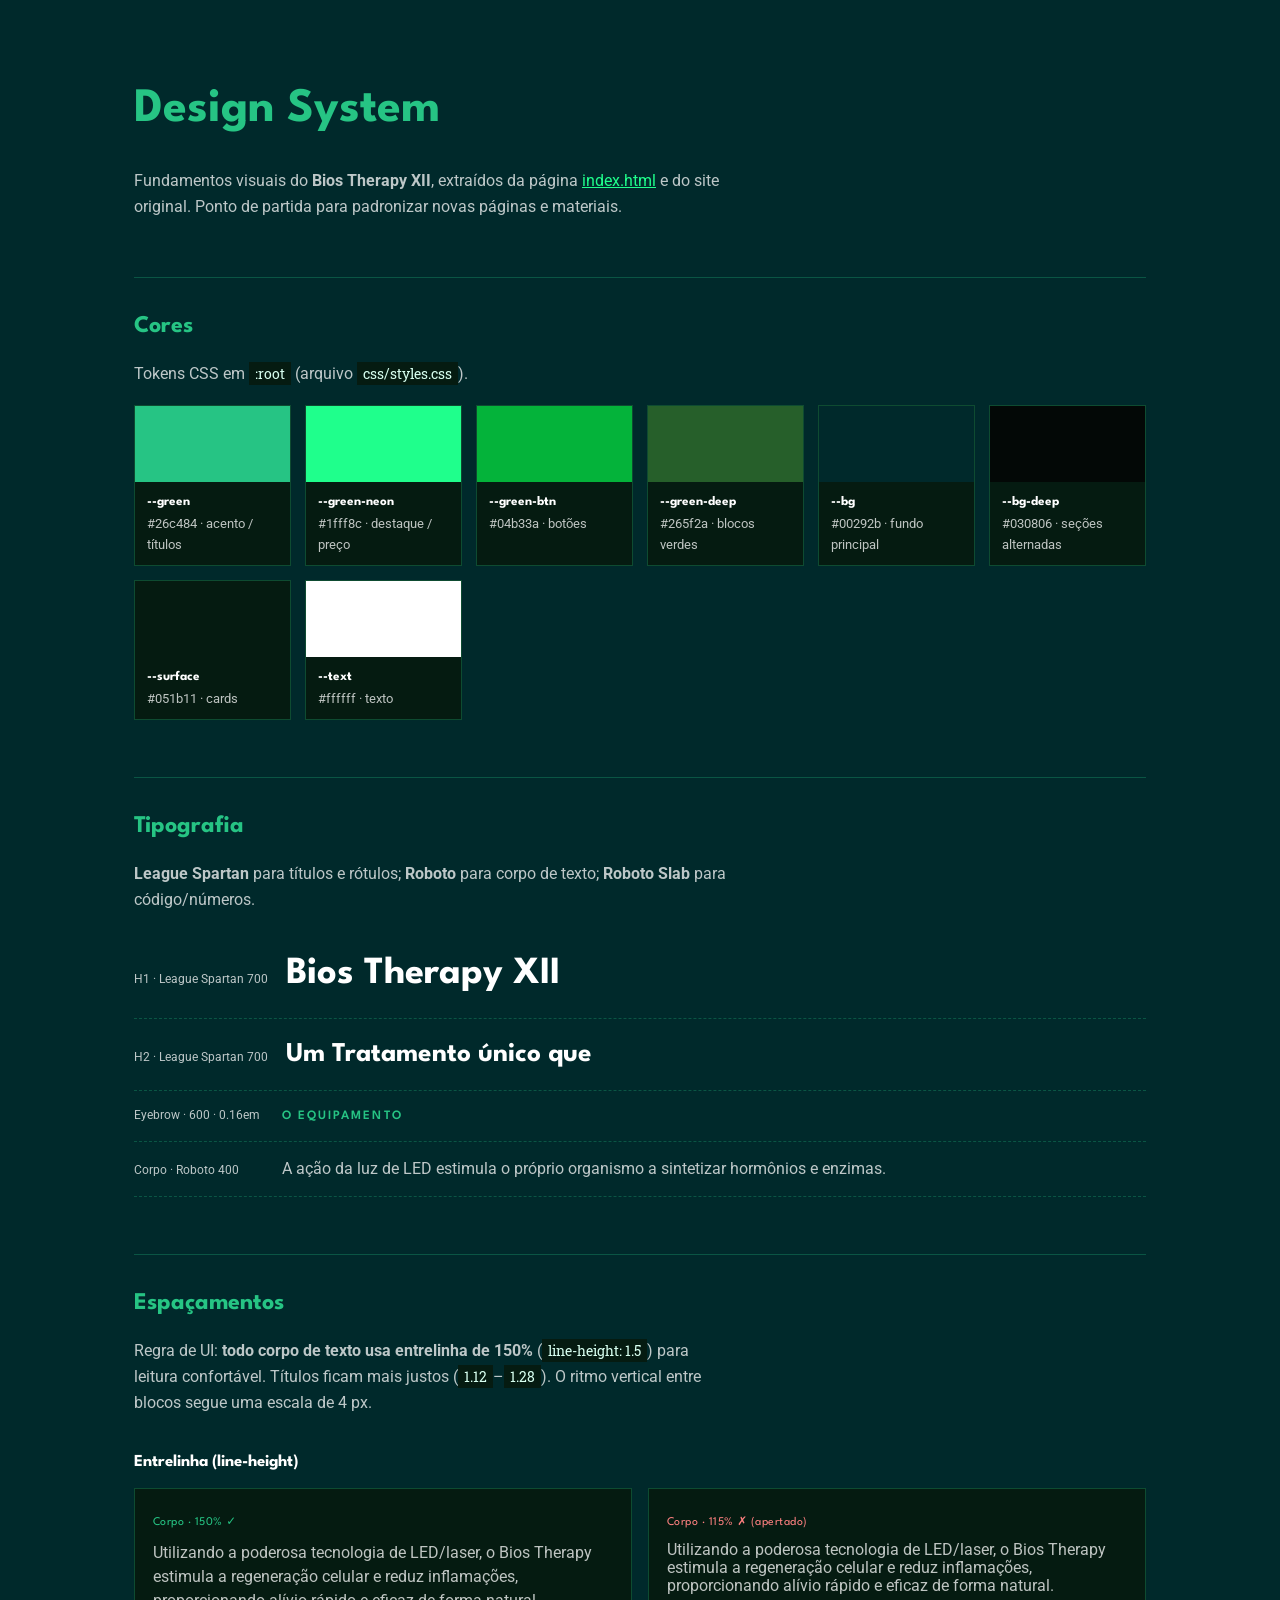
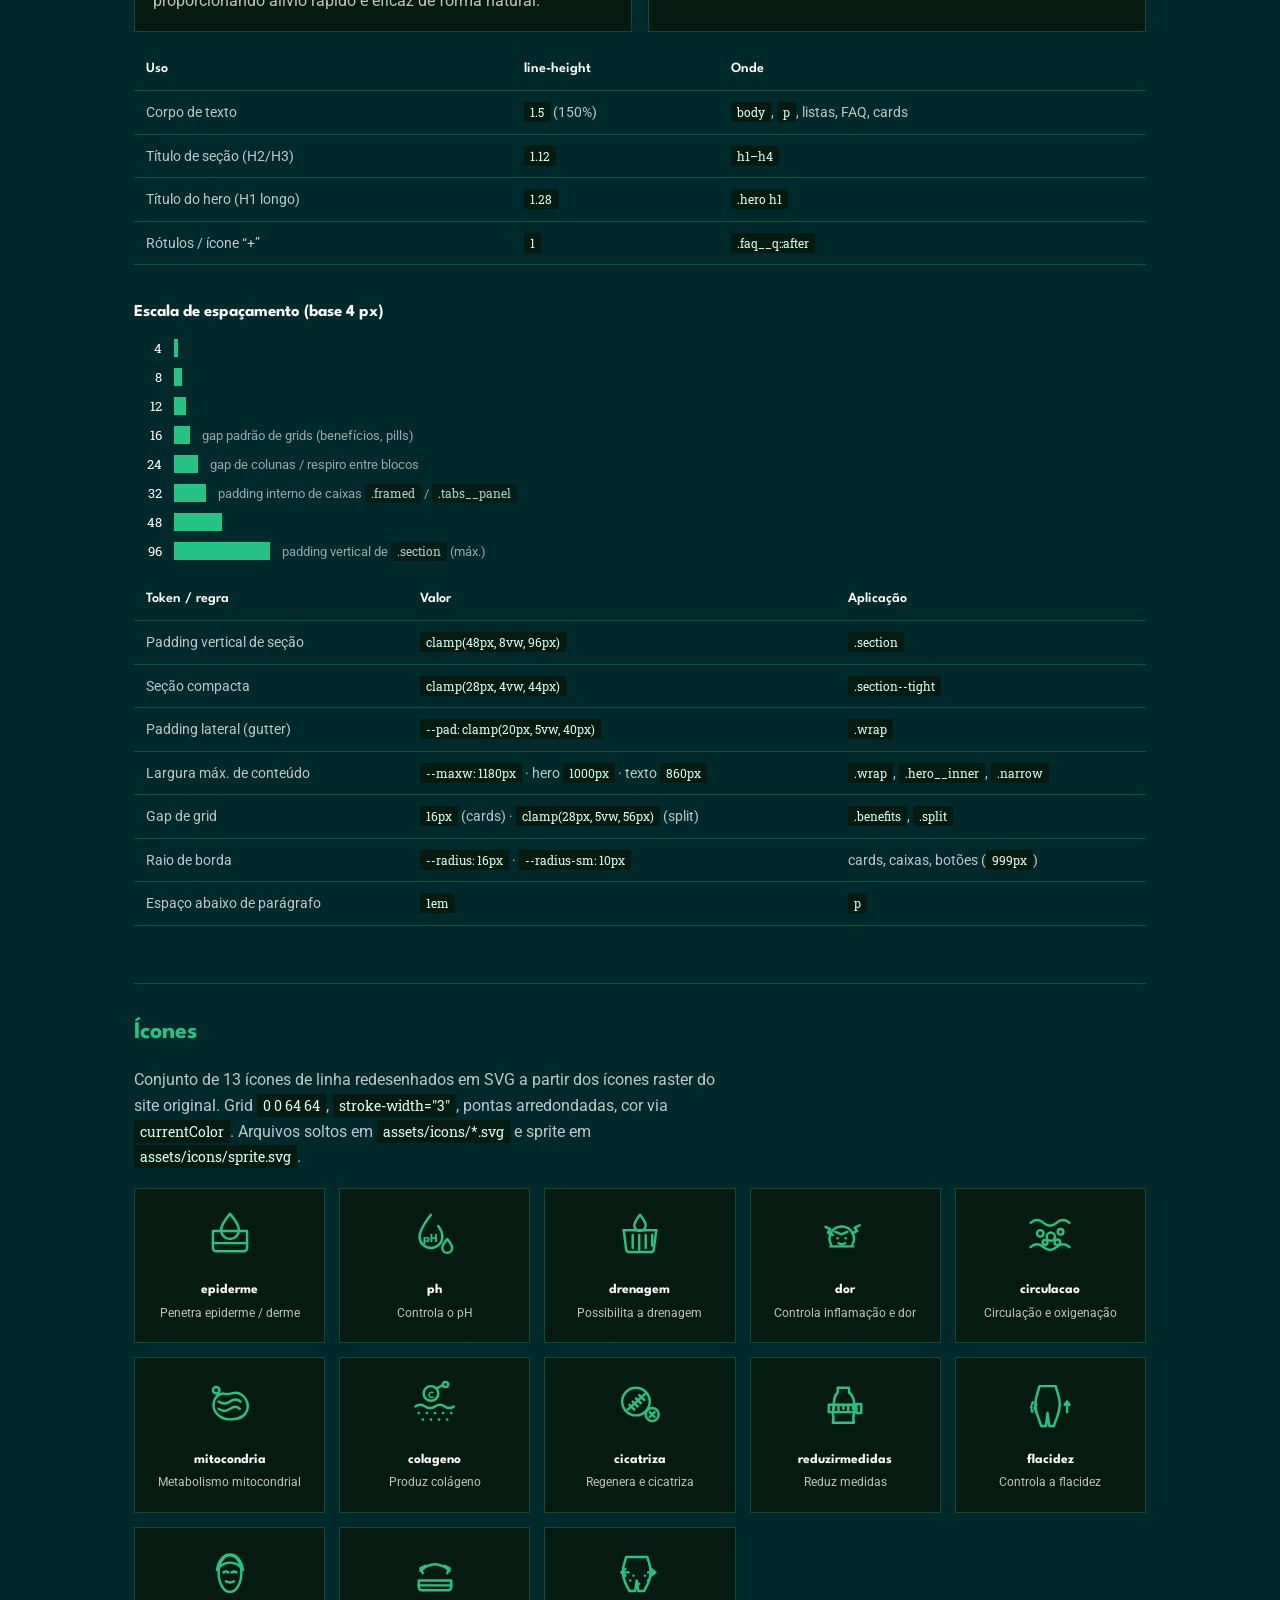
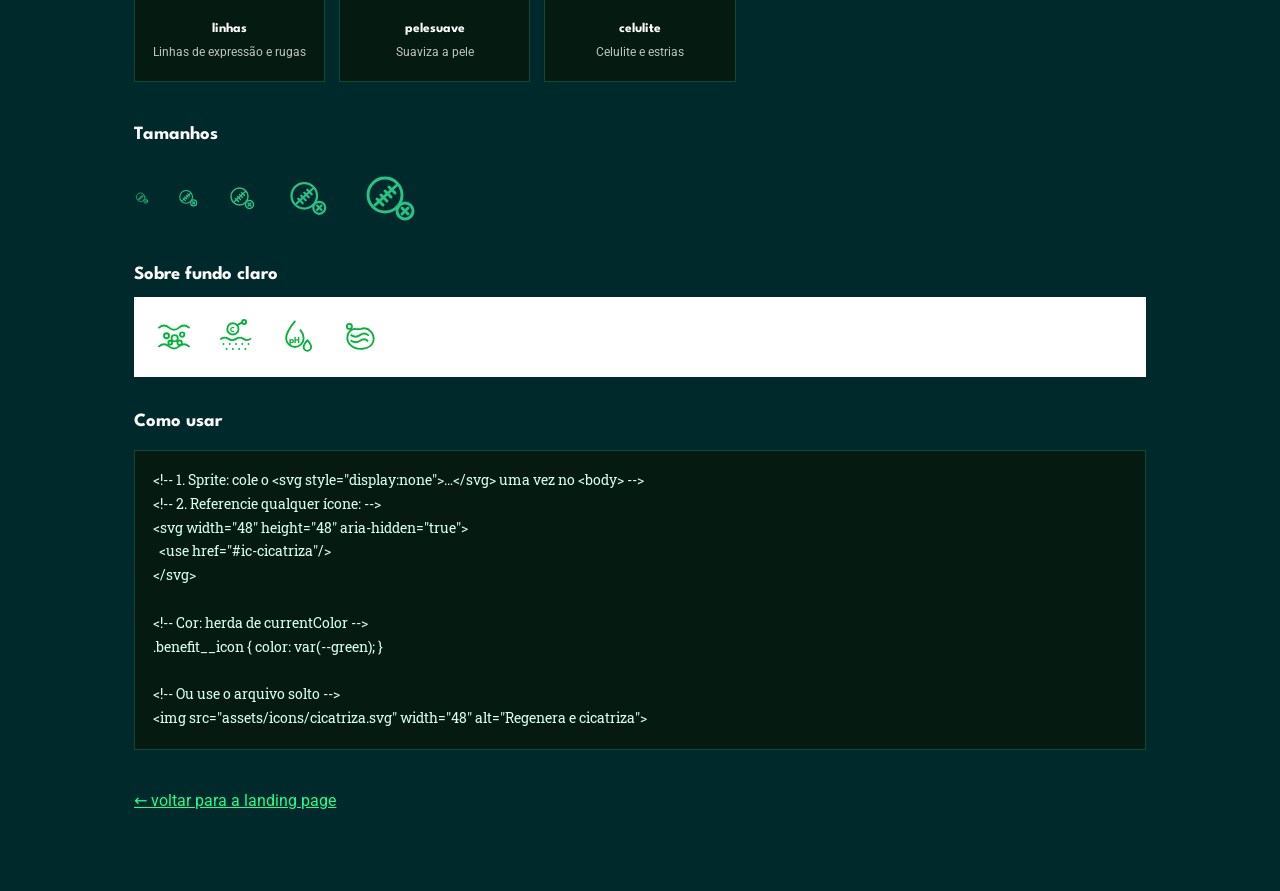
<file: design-system.html>
<!DOCTYPE html>
<html lang="pt-BR">
<head>
  <meta charset="UTF-8" />
  <meta name="viewport" content="width=device-width, initial-scale=1" />
  <title>Design System — Bios Therapy XII</title>
  <link rel="preconnect" href="https://fonts.googleapis.com" />
  <link rel="preconnect" href="https://fonts.gstatic.com" crossorigin />
  <link href="https://fonts.googleapis.com/css2?family=League+Spartan:wght@400;500;600;700&family=Roboto:wght@400;500;700&family=Roboto+Slab:wght@400;600&display=swap" rel="stylesheet" />
  <link rel="stylesheet" href="css/design-system.css" />
</head>
<body>

  <!-- ===== Sprite de ícones (fonte única: assets/icons/sprite.svg) ===== -->
  <svg xmlns="http://www.w3.org/2000/svg" style="display:none" aria-hidden="true">
    <symbol id="ic-epiderme" viewBox="0 0 64 64" fill="none" stroke="currentColor" stroke-width="3" stroke-linecap="round" stroke-linejoin="round"><path d="M32 6c0 0-11 13-11 20a11 11 0 0 0 22 0c0-7-11-20-11-20Z"/><path d="M11 27h42v21a4 4 0 0 1-4 4H15a4 4 0 0 1-4-4Z"/><path d="M11 42h42"/></symbol>
    <symbol id="ic-ph" viewBox="0 0 64 64" fill="none" stroke="currentColor" stroke-width="3" stroke-linecap="round" stroke-linejoin="round"><path d="M27 7c0 0-14 17-14 27a14 14 0 0 0 28 0c0-4-2-9-5-13"/><text x="27" y="41" text-anchor="middle" font-family="'League Spartan',Arial,sans-serif" font-size="15" font-weight="700" fill="currentColor" stroke="none">pH</text><path d="M47 37c0 0-6 7-6 11a6 6 0 0 0 12 0c0-4-6-11-6-11Z"/></symbol>
    <symbol id="ic-drenagem" viewBox="0 0 64 64" fill="none" stroke="currentColor" stroke-width="3" stroke-linecap="round" stroke-linejoin="round"><path d="M32 7c0 0-7 9-7 13a7 7 0 0 0 14 0c0-4-7-13-7-13Z"/><path d="M12 26h40l-3 24a4 4 0 0 1-4 3H19a4 4 0 0 1-4-3Z"/><path d="M12 26h40"/><path d="M23 32v16M31 32v18M39 32v16M47 32v13"/></symbol>
    <symbol id="ic-dor" viewBox="0 0 64 64" fill="none" stroke="currentColor" stroke-width="3" stroke-linecap="round" stroke-linejoin="round"><path d="M15 44a15 15 0 1 1 26 0"/><path d="M14 46h28"/><path d="M20 28l7 3M35 28l-7 3"/><circle cx="23" cy="36" r="1.6" fill="currentColor" stroke="none"/><circle cx="33" cy="36" r="1.6" fill="currentColor" stroke="none"/><path d="M24 42q4 3 8 0"/><path d="M8 22l6 3-3 4 6 3"/><path d="M50 20l-6 3 3 4-6 3"/></symbol>
    <symbol id="ic-circulacao" viewBox="0 0 64 64" fill="none" stroke="currentColor" stroke-width="3" stroke-linecap="round" stroke-linejoin="round"><path d="M8 17q8-7 16 0t16 0 16 0"/><path d="M8 47q8-7 16 0t16 0 16 0"/><circle cx="20" cy="30" r="4"/><circle cx="33" cy="34" r="5"/><circle cx="45" cy="28" r="3.5"/><circle cx="26" cy="41" r="3"/><circle cx="41" cy="41" r="3.5"/></symbol>
    <symbol id="ic-mitocondria" viewBox="0 0 64 64" fill="none" stroke="currentColor" stroke-width="3" stroke-linecap="round" stroke-linejoin="round"><path d="M23 19C11 21 8 37 17 45c9 9 31 8 36-5C57 27 45 15 34 19c-4 1-7 1-11 0Z"/><path d="M18 29q7 5 14 0t13 0"/><path d="M18 38q7 5 14 0t12 0"/><circle cx="15" cy="15" r="4"/></symbol>
    <symbol id="ic-colageno" viewBox="0 0 64 64" fill="none" stroke="currentColor" stroke-width="3" stroke-linecap="round" stroke-linejoin="round"><circle cx="27" cy="19" r="9"/><text x="27" y="24" text-anchor="middle" font-family="'League Spartan',Arial,sans-serif" font-size="12" font-weight="700" fill="currentColor" stroke="none">C</text><path d="M34 13l7-4"/><circle cx="45" cy="8" r="3.2"/><path d="M8 35q6-4 12 0t12 0 12 0 11 0"/><g fill="currentColor" stroke="none"><circle cx="12" cy="43" r="1.6"/><circle cx="22" cy="43" r="1.6"/><circle cx="32" cy="43" r="1.6"/><circle cx="42" cy="43" r="1.6"/><circle cx="52" cy="43" r="1.6"/><circle cx="17" cy="51" r="1.6"/><circle cx="27" cy="51" r="1.6"/><circle cx="37" cy="51" r="1.6"/><circle cx="47" cy="51" r="1.6"/></g></symbol>
    <symbol id="ic-cicatriza" viewBox="0 0 64 64" fill="none" stroke="currentColor" stroke-width="3" stroke-linecap="round" stroke-linejoin="round"><circle cx="27" cy="29" r="17"/><path d="M17 39 39 19"/><path d="M19 33l6 6M23 29l6 6M27 25l6 6M31 21l6 6"/><circle cx="47" cy="45" r="8"/><path d="M44 42l6 6M50 42l-6 6"/></symbol>
    <symbol id="ic-reduzirmedidas" viewBox="0 0 64 64" fill="none" stroke="currentColor" stroke-width="3" stroke-linecap="round" stroke-linejoin="round"><path d="M23 12h14v6c6 4 8 15 6 25-1 5-1 9 0 12H17c1-3 1-7 0-12 2-10 0-21 6-25Z"/><path d="M12 33h34v9H12Z"/><path d="M18 33v5M24 33v7M30 33v5M36 33v7M42 33v5"/><path d="M46 32h6v11h-6"/></symbol>
    <symbol id="ic-flacidez" viewBox="0 0 64 64" fill="none" stroke="currentColor" stroke-width="3" stroke-linecap="round" stroke-linejoin="round"><path d="M21 10h18c2 9 5 13 5 22 0 12-5 18-7 27h-6l-2-16-2 16h-6c-2-9-7-15-7-27 0-9 3-13 5-22Z"/><path d="M15 32q-4 5 0 10" stroke-dasharray="2 3"/><path d="M11 30q-4 6 0 13" stroke-dasharray="2 3"/><path d="M50 33l3-4 3 4M53 29v13"/></symbol>
    <symbol id="ic-linhas" viewBox="0 0 64 64" fill="none" stroke="currentColor" stroke-width="3" stroke-linecap="round" stroke-linejoin="round"><path d="M18 30c0-13 7-21 14-21s14 8 14 21-6 24-14 24-14-11-14-24Z"/><path d="M16 27c2-13 9-19 16-19s14 6 16 19c-4-6-10-9-16-9s-12 3-16 9Z"/><path d="M24 30q3-2 6 0M34 30q3-2 6 0"/><path d="M27 41q5 3 10 0"/></symbol>
    <symbol id="ic-pelesuave" viewBox="0 0 64 64" fill="none" stroke="currentColor" stroke-width="3" stroke-linecap="round" stroke-linejoin="round"><path d="M12 40h40v8a4 4 0 0 1-4 4H16a4 4 0 0 1-4-4Z"/><path d="M12 46h40"/><path d="M14 28q18-16 36 0"/><path d="M44 22l6 3-3 6"/><path d="M20 22l-6 3 3 6"/></symbol>
    <symbol id="ic-celulite" viewBox="0 0 64 64" fill="none" stroke="currentColor" stroke-width="3" stroke-linecap="round" stroke-linejoin="round"><path d="M19 11h22c2 8 4 10 4 18 0 13-6 19-8 24h-7l-2-13-2 13h-7c-2-5-8-11-8-24 0-8 2-10 4-18Z"/><path d="M9 30h9M14 26l-5 4 5 4"/><path d="M51 30h-9M46 26l5 4-5 4"/><g fill="currentColor" stroke="none"><circle cx="24" cy="34" r="1.5"/><circle cx="20" cy="40" r="1.5"/><circle cx="38" cy="34" r="1.5"/><circle cx="42" cy="40" r="1.5"/><circle cx="31" cy="44" r="1.5"/></g></symbol>
  </svg>

  <div class="ds-wrap">
    <h1>Design System</h1>
    <p>Fundamentos visuais do <strong>Bios Therapy XII</strong>, extraídos da página <a href="index.html">index.html</a> e do site original. Ponto de partida para padronizar novas páginas e materiais.</p>

    <h2>Cores</h2>
    <p>Tokens CSS em <code>:root</code> (arquivo <code>css/styles.css</code>).</p>
    <div class="swatches">
      <div class="swatch"><div class="chip" style="background:#26c484"></div><div class="meta"><b>--green</b><span>#26c484 · acento / títulos</span></div></div>
      <div class="swatch"><div class="chip" style="background:#1fff8c"></div><div class="meta"><b>--green-neon</b><span>#1fff8c · destaque / preço</span></div></div>
      <div class="swatch"><div class="chip" style="background:#04b33a"></div><div class="meta"><b>--green-btn</b><span>#04b33a · botões</span></div></div>
      <div class="swatch"><div class="chip" style="background:#265f2a"></div><div class="meta"><b>--green-deep</b><span>#265f2a · blocos verdes</span></div></div>
      <div class="swatch"><div class="chip" style="background:#00292b"></div><div class="meta"><b>--bg</b><span>#00292b · fundo principal</span></div></div>
      <div class="swatch"><div class="chip" style="background:#030806"></div><div class="meta"><b>--bg-deep</b><span>#030806 · seções alternadas</span></div></div>
      <div class="swatch"><div class="chip" style="background:#051b11"></div><div class="meta"><b>--surface</b><span>#051b11 · cards</span></div></div>
      <div class="swatch"><div class="chip" style="background:#ffffff"></div><div class="meta"><b>--text</b><span>#ffffff · texto</span></div></div>
    </div>

    <h2>Tipografia</h2>
    <p><strong>League Spartan</strong> para títulos e rótulos; <strong>Roboto</strong> para corpo de texto; <strong>Roboto Slab</strong> para código/números.</p>
    <div class="type-row"><small>H1 · League Spartan 700</small><span style="font-family:var(--font-head);font-weight:700;font-size:2.4rem">Bios Therapy XII</span></div>
    <div class="type-row"><small>H2 · League Spartan 700</small><span style="font-family:var(--font-head);font-weight:700;font-size:1.7rem">Um Tratamento único que</span></div>
    <div class="type-row"><small>Eyebrow · 600 · 0.16em</small><span style="font-family:var(--font-head);font-weight:600;letter-spacing:.16em;text-transform:uppercase;font-size:.8rem;color:var(--green)">O equipamento</span></div>
    <div class="type-row"><small>Corpo · Roboto 400</small><span style="font-family:var(--font-body);font-size:1rem;color:var(--text-dim)">A ação da luz de LED estimula o próprio organismo a sintetizar hormônios e enzimas.</span></div>

    <h2>Espaçamentos</h2>
    <p>Regra de UI: <strong>todo corpo de texto usa entrelinha de 150%</strong>
      (<code>line-height: 1.5</code>) para leitura confortável. Títulos ficam mais
      justos (<code>1.12</code>–<code>1.28</code>). O ritmo vertical entre blocos
      segue uma escala de 4&nbsp;px.</p>

    <h3 class="ds-sub">Entrelinha (line-height)</h3>
    <div class="lh-demo">
      <div class="lh-card">
        <span class="lh-tag">Corpo · 150% ✓</span>
        <p style="line-height:1.5">Utilizando a poderosa tecnologia de LED/laser, o Bios Therapy estimula a regeneração celular e reduz inflamações, proporcionando alívio rápido e eficaz de forma natural.</p>
      </div>
      <div class="lh-card">
        <span class="lh-tag lh-tag--bad">Corpo · 115% ✗ (apertado)</span>
        <p style="line-height:1.15">Utilizando a poderosa tecnologia de LED/laser, o Bios Therapy estimula a regeneração celular e reduz inflamações, proporcionando alívio rápido e eficaz de forma natural.</p>
      </div>
    </div>
    <table class="ds-table">
      <thead><tr><th>Uso</th><th>line-height</th><th>Onde</th></tr></thead>
      <tbody>
        <tr><td>Corpo de texto</td><td><code>1.5</code> (150%)</td><td><code>body</code>, <code>p</code>, listas, FAQ, cards</td></tr>
        <tr><td>Título de seção (H2/H3)</td><td><code>1.12</code></td><td><code>h1–h4</code></td></tr>
        <tr><td>Título do hero (H1 longo)</td><td><code>1.28</code></td><td><code>.hero h1</code></td></tr>
        <tr><td>Rótulos / ícone “+”</td><td><code>1</code></td><td><code>.faq__q::after</code></td></tr>
      </tbody>
    </table>

    <h3 class="ds-sub">Escala de espaçamento (base 4&nbsp;px)</h3>
    <div class="space-scale">
      <div class="space-row"><span>4</span><i style="width:4px"></i></div>
      <div class="space-row"><span>8</span><i style="width:8px"></i></div>
      <div class="space-row"><span>12</span><i style="width:12px"></i></div>
      <div class="space-row"><span>16</span><i style="width:16px"></i><em>gap padrão de grids (benefícios, pills)</em></div>
      <div class="space-row"><span>24</span><i style="width:24px"></i><em>gap de colunas / respiro entre blocos</em></div>
      <div class="space-row"><span>32</span><i style="width:32px"></i><em>padding interno de caixas <code>.framed</code> / <code>.tabs__panel</code></em></div>
      <div class="space-row"><span>48</span><i style="width:48px"></i></div>
      <div class="space-row"><span>96</span><i style="width:96px"></i><em>padding vertical de <code>.section</code> (máx.)</em></div>
    </div>
    <table class="ds-table">
      <thead><tr><th>Token / regra</th><th>Valor</th><th>Aplicação</th></tr></thead>
      <tbody>
        <tr><td>Padding vertical de seção</td><td><code>clamp(48px, 8vw, 96px)</code></td><td><code>.section</code></td></tr>
        <tr><td>Seção compacta</td><td><code>clamp(28px, 4vw, 44px)</code></td><td><code>.section--tight</code></td></tr>
        <tr><td>Padding lateral (gutter)</td><td><code>--pad: clamp(20px, 5vw, 40px)</code></td><td><code>.wrap</code></td></tr>
        <tr><td>Largura máx. de conteúdo</td><td><code>--maxw: 1180px</code> · hero <code>1000px</code> · texto <code>860px</code></td><td><code>.wrap</code>, <code>.hero__inner</code>, <code>.narrow</code></td></tr>
        <tr><td>Gap de grid</td><td><code>16px</code> (cards) · <code>clamp(28px, 5vw, 56px)</code> (split)</td><td><code>.benefits</code>, <code>.split</code></td></tr>
        <tr><td>Raio de borda</td><td><code>--radius: 16px</code> · <code>--radius-sm: 10px</code></td><td>cards, caixas, botões (<code>999px</code>)</td></tr>
        <tr><td>Espaço abaixo de parágrafo</td><td><code>1em</code></td><td><code>p</code></td></tr>
      </tbody>
    </table>

    <h2>Ícones</h2>
    <p>Conjunto de 13 ícones de linha redesenhados em SVG a partir dos ícones raster do site original. Grid <code>0 0 64 64</code>, <code>stroke-width="3"</code>, pontas arredondadas, cor via <code>currentColor</code>. Arquivos soltos em <code>assets/icons/*.svg</code> e sprite em <code>assets/icons/sprite.svg</code>.</p>
    <div class="icon-grid">
      <div class="icon-card"><svg><use href="#ic-epiderme"/></svg><b>epiderme</b><span>Penetra epiderme / derme</span></div>
      <div class="icon-card"><svg><use href="#ic-ph"/></svg><b>ph</b><span>Controla o pH</span></div>
      <div class="icon-card"><svg><use href="#ic-drenagem"/></svg><b>drenagem</b><span>Possibilita a drenagem</span></div>
      <div class="icon-card"><svg><use href="#ic-dor"/></svg><b>dor</b><span>Controla inflamação e dor</span></div>
      <div class="icon-card"><svg><use href="#ic-circulacao"/></svg><b>circulacao</b><span>Circulação e oxigenação</span></div>
      <div class="icon-card"><svg><use href="#ic-mitocondria"/></svg><b>mitocondria</b><span>Metabolismo mitocondrial</span></div>
      <div class="icon-card"><svg><use href="#ic-colageno"/></svg><b>colageno</b><span>Produz colágeno</span></div>
      <div class="icon-card"><svg><use href="#ic-cicatriza"/></svg><b>cicatriza</b><span>Regenera e cicatriza</span></div>
      <div class="icon-card"><svg><use href="#ic-reduzirmedidas"/></svg><b>reduzirmedidas</b><span>Reduz medidas</span></div>
      <div class="icon-card"><svg><use href="#ic-flacidez"/></svg><b>flacidez</b><span>Controla a flacidez</span></div>
      <div class="icon-card"><svg><use href="#ic-linhas"/></svg><b>linhas</b><span>Linhas de expressão e rugas</span></div>
      <div class="icon-card"><svg><use href="#ic-pelesuave"/></svg><b>pelesuave</b><span>Suaviza a pele</span></div>
      <div class="icon-card"><svg><use href="#ic-celulite"/></svg><b>celulite</b><span>Celulite e estrias</span></div>
    </div>

    <h3 style="font-family:var(--font-head);color:#fff;margin-top:2em">Tamanhos</h3>
    <div class="demo-row">
      <svg width="16" height="16"><use href="#ic-cicatriza"/></svg>
      <svg width="24" height="24"><use href="#ic-cicatriza"/></svg>
      <svg width="32" height="32"><use href="#ic-cicatriza"/></svg>
      <svg width="48" height="48"><use href="#ic-cicatriza"/></svg>
      <svg width="64" height="64"><use href="#ic-cicatriza"/></svg>
    </div>

    <h3 style="font-family:var(--font-head);color:#fff;margin-top:1.6em">Sobre fundo claro</h3>
    <div class="on-light">
      <svg width="40" height="40"><use href="#ic-circulacao"/></svg>
      <svg width="40" height="40"><use href="#ic-colageno"/></svg>
      <svg width="40" height="40"><use href="#ic-ph"/></svg>
      <svg width="40" height="40"><use href="#ic-mitocondria"/></svg>
    </div>

    <h3 style="font-family:var(--font-head);color:#fff;margin-top:1.6em">Como usar</h3>
    <pre><code>&lt;!-- 1. Sprite: cole o &lt;svg style="display:none"&gt;…&lt;/svg&gt; uma vez no &lt;body&gt; --&gt;
&lt;!-- 2. Referencie qualquer ícone: --&gt;
&lt;svg width="48" height="48" aria-hidden="true"&gt;
  &lt;use href="#ic-cicatriza"/&gt;
&lt;/svg&gt;

&lt;!-- Cor: herda de currentColor --&gt;
.benefit__icon { color: var(--green); }

&lt;!-- Ou use o arquivo solto --&gt;
&lt;img src="assets/icons/cicatriza.svg" width="48" alt="Regenera e cicatriza"&gt;</code></pre>

    <p style="margin-top:2.4em"><a href="index.html">&larr; voltar para a landing page</a></p>
  </div>
</body>
</html>
</file>
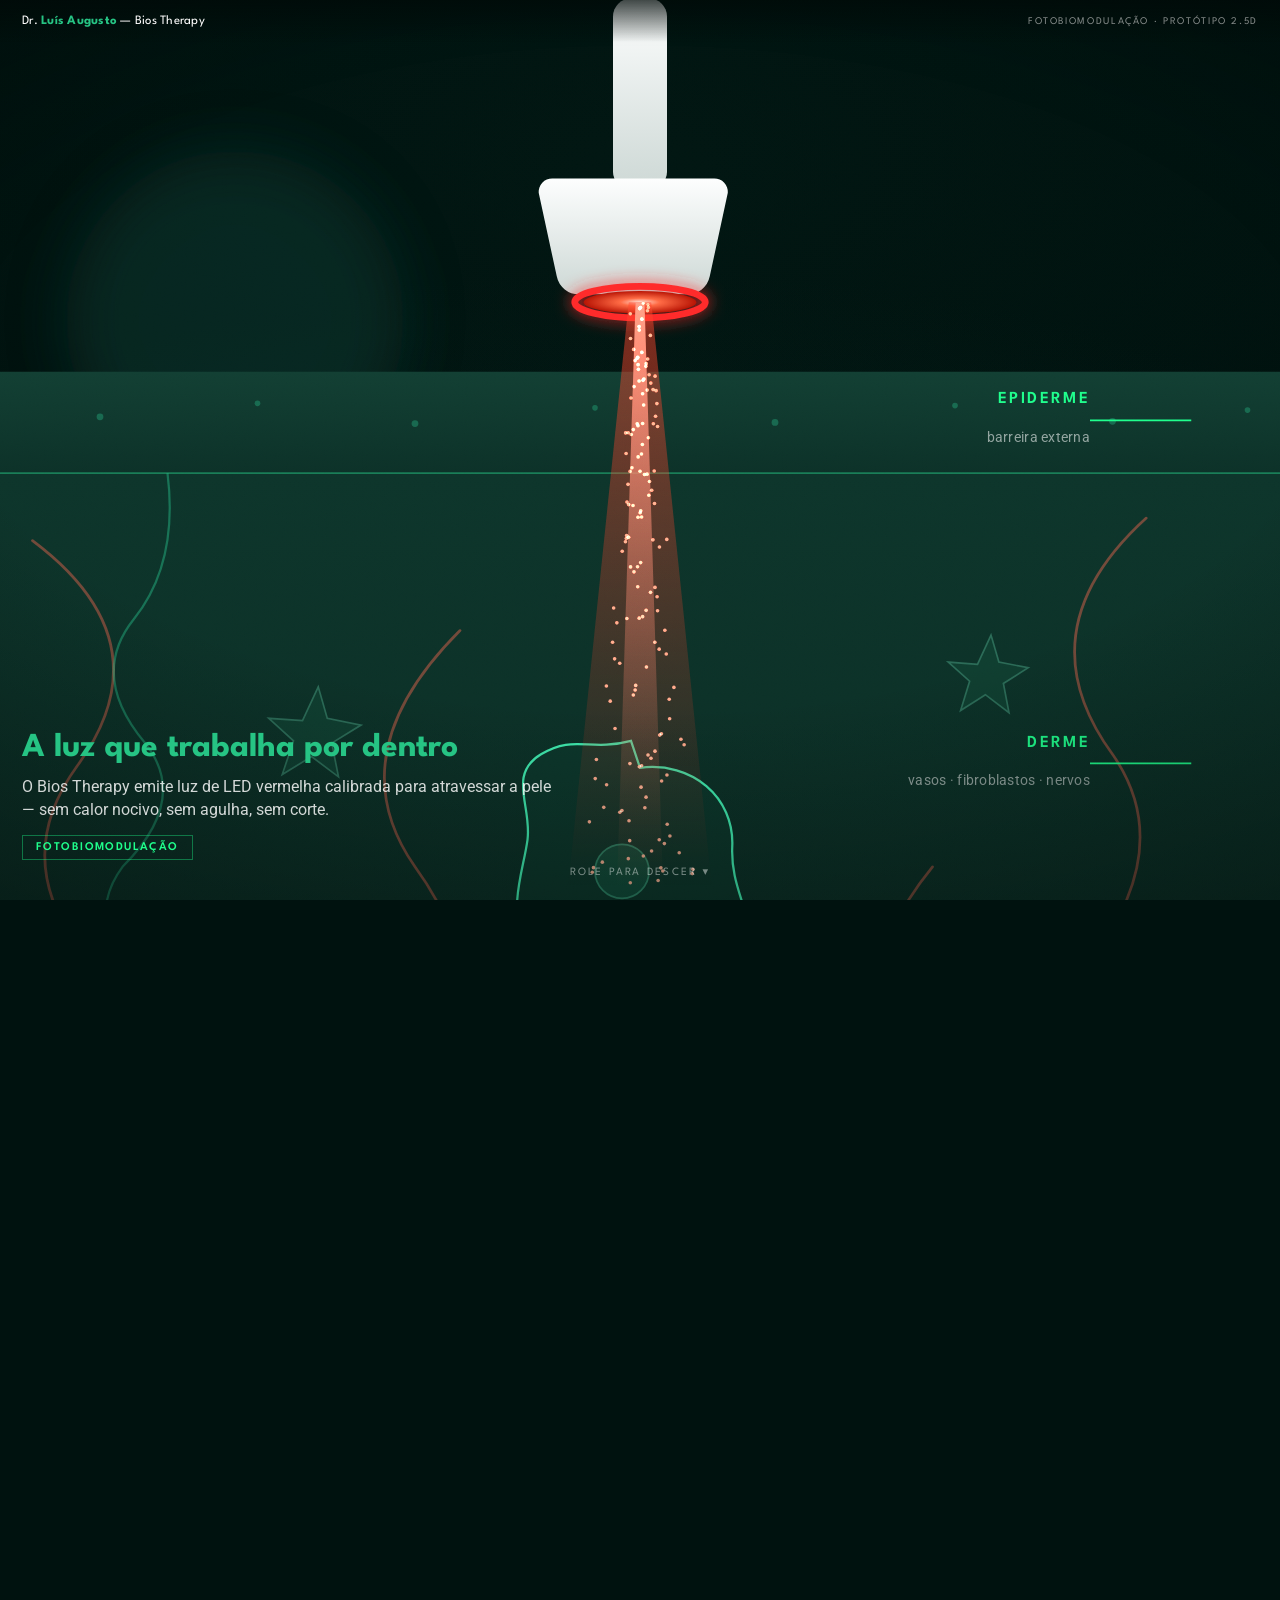
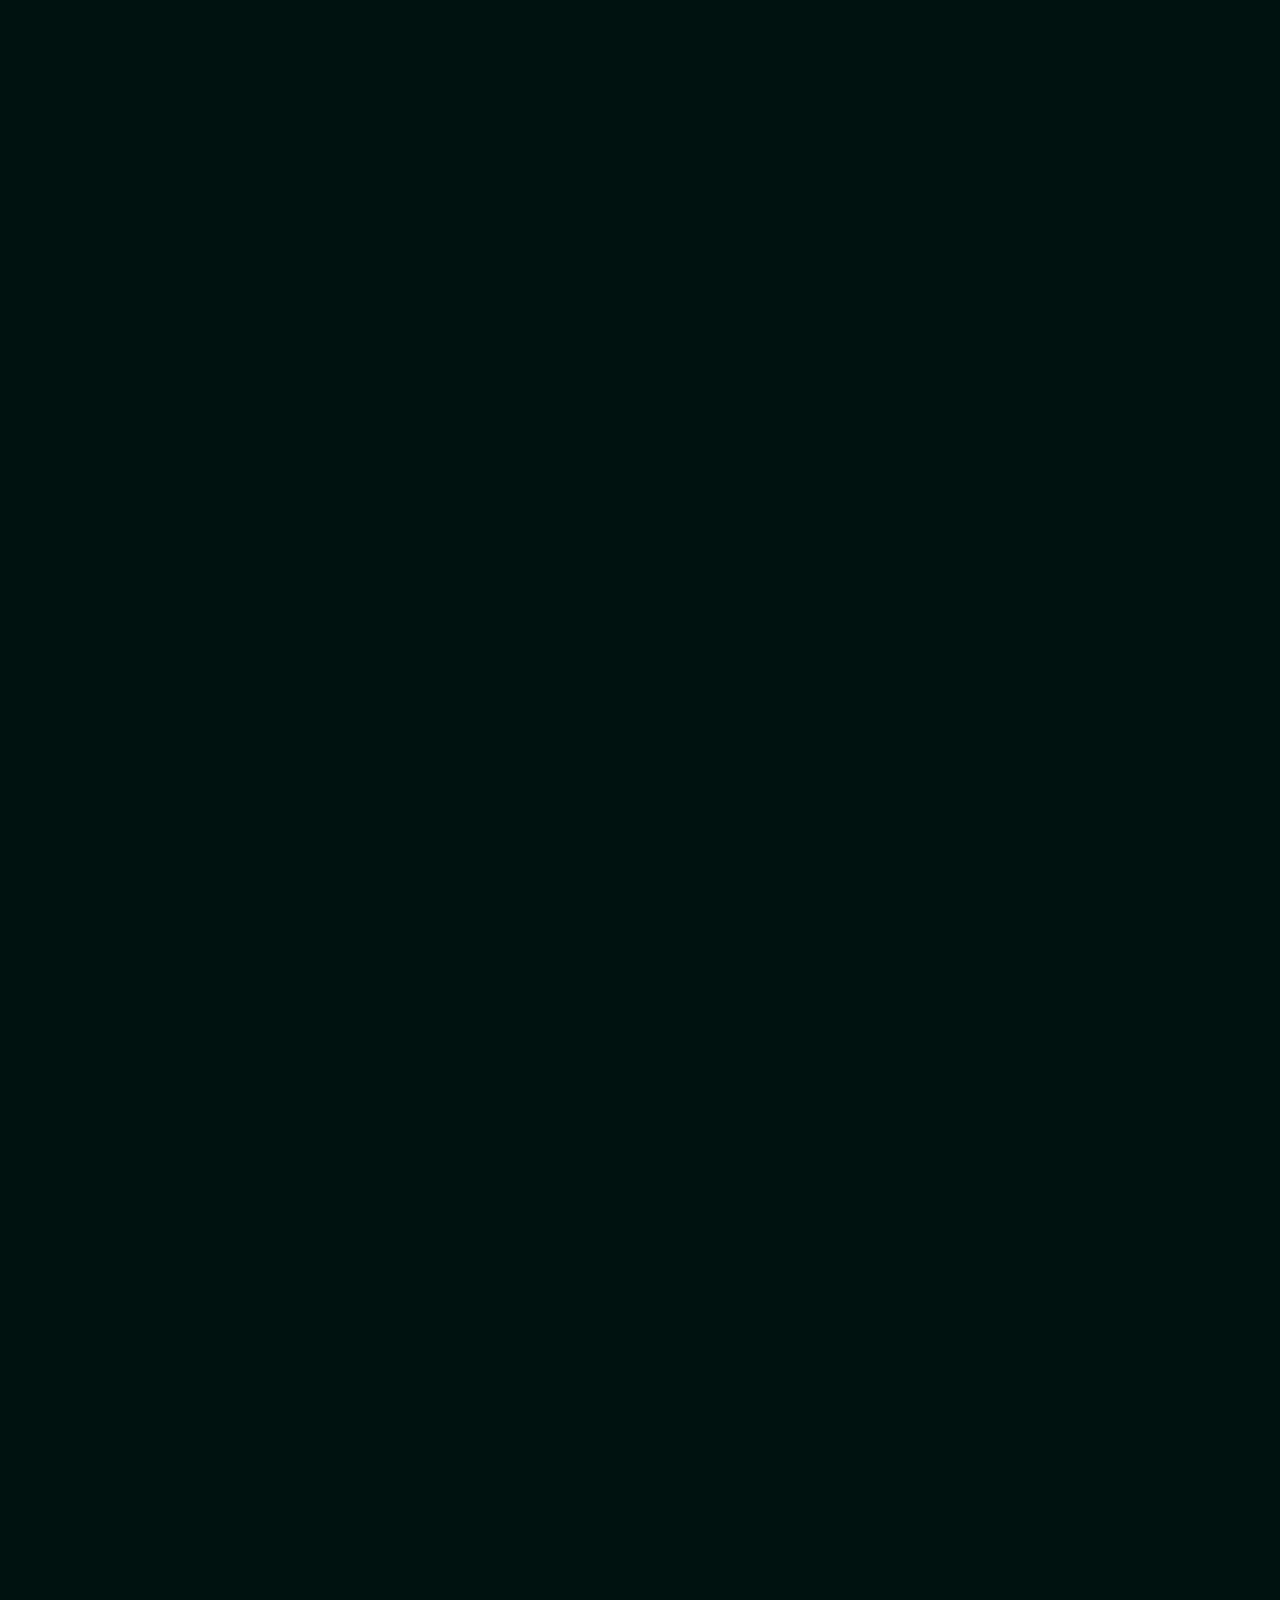
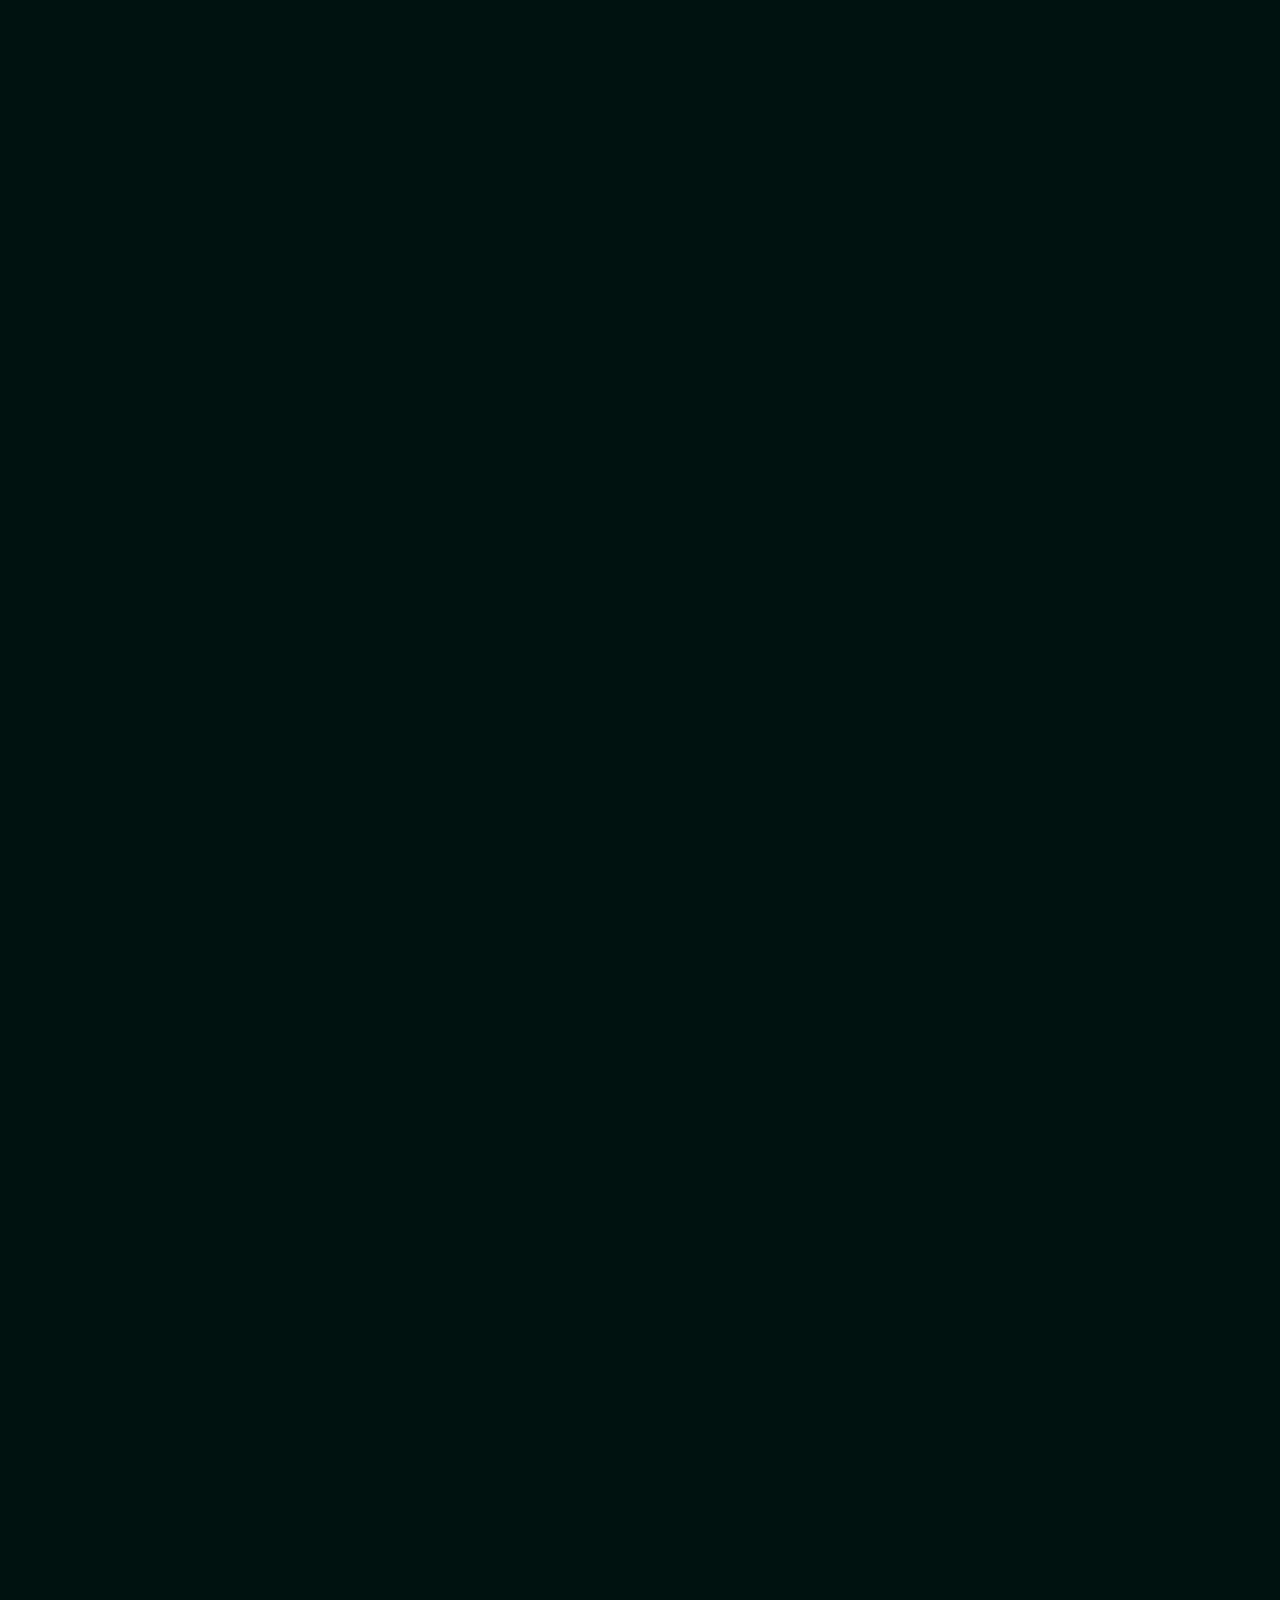
<file: site-v2/experiencia-3d.html>
<!DOCTYPE html>
<html lang="pt-BR">
<head>
<meta charset="UTF-8" />
<meta name="viewport" content="width=device-width, initial-scale=1" />
<title>Experiência — Fotobiomodulação | Bios Therapy (protótipo 2.5D)</title>
<link href="https://fonts.googleapis.com/css2?family=League+Spartan:wght@400;500;600;700&family=Roboto:wght@400;500;700&display=swap" rel="stylesheet" />
<style>
  :root{
    --green:#26c484; --green-neon:#1fff8c; --bg:#00120f; --text:#fff;
    --fh:"League Spartan","Roboto",system-ui,-apple-system,Segoe UI,sans-serif;
    --fb:"Roboto",system-ui,-apple-system,Segoe UI,sans-serif;
  }
  *{box-sizing:border-box;margin:0;padding:0}
  body{background:var(--bg);color:var(--text);font-family:var(--fb);overflow-x:hidden}

  .viewport{position:fixed;inset:0;z-index:0;background:
    radial-gradient(130% 90% at 50% 18%, #05302733, transparent 60%),
    radial-gradient(120% 100% at 50% 100%, #041f1a, #00100d 70%);}
  #scene,#fx{position:absolute;inset:0;width:100%;height:100%;display:block}
  #fx{pointer-events:none}
  .viewport::after{content:"";position:absolute;inset:0;pointer-events:none;
    background:radial-gradient(115% 80% at 50% 42%, transparent 46%, rgba(0,8,6,.6) 100%);}
  .grain{position:fixed;inset:0;z-index:1;pointer-events:none;opacity:.05;mix-blend-mode:overlay;
    background-image:url("data:image/svg+xml;utf8,<svg xmlns='http://www.w3.org/2000/svg' width='140' height='140'><filter id='n'><feTurbulence type='fractalNoise' baseFrequency='.9' numOctaves='2'/></filter><rect width='100%25' height='100%25' filter='url(%23n)'/></svg>");}

  .scroll-space{position:relative;z-index:2;height:560vh}

  .bar{position:fixed;top:0;left:0;right:0;z-index:6;display:flex;justify-content:space-between;
    align-items:center;padding:15px 22px;font-family:var(--fh);font-size:.8rem;letter-spacing:.02em;
    background:linear-gradient(180deg,rgba(0,10,8,.72),transparent)}
  .bar b{color:var(--green)}
  .bar .tag{color:rgba(255,255,255,.5);text-transform:uppercase;letter-spacing:.16em;font-size:.64rem}
  .progress{position:fixed;top:0;left:0;height:2px;background:var(--green-neon);width:0;z-index:7;box-shadow:0 0 12px var(--green-neon)}

  .caption{position:fixed;left:0;right:0;bottom:0;z-index:5;padding:0 22px 40px;pointer-events:none}
  .step{position:absolute;left:22px;right:22px;bottom:40px;max-width:540px;
    opacity:0;transform:translateY(18px);transition:opacity .5s ease,transform .5s ease}
  .step.on{opacity:1;transform:none}
  .step h2{font-family:var(--fh);font-weight:700;font-size:clamp(1.4rem,4.4vw,2.1rem);line-height:1.12;color:var(--green);margin-bottom:8px}
  .step p{font-size:.98rem;line-height:1.5;color:rgba(255,255,255,.82)}
  .step .spec{display:inline-block;margin-top:13px;font-family:var(--fh);font-weight:600;font-size:.74rem;
    letter-spacing:.12em;text-transform:uppercase;color:var(--green-neon);border:1px solid rgba(31,255,140,.38);padding:6px 13px}

  .hint{position:fixed;left:50%;bottom:22px;transform:translateX(-50%);z-index:5;font-family:var(--fh);
    font-size:.7rem;letter-spacing:.2em;text-transform:uppercase;color:rgba(255,255,255,.45);
    transition:opacity .4s ease;animation:bob 1.9s ease-in-out infinite}
  @keyframes bob{0%,100%{transform:translateX(-50%) translateY(0)}50%{transform:translateX(-50%) translateY(6px)}}

  .svg-label{font-family:var(--fh);font-weight:600;font-size:15px;letter-spacing:.14em;fill:var(--green-neon)}
  .svg-sub{font-family:var(--fb);font-size:12px;fill:rgba(255,255,255,.55);letter-spacing:.02em}

  @media (max-width:640px){ .step p{font-size:.9rem} .svg-label{font-size:13px} }
  @media (prefers-reduced-motion:reduce){ .step{transition:none} }
</style>
</head>
<body>

<div class="progress" id="progress"></div>
<div class="bar">
  <span>Dr. <b>Luís Augusto</b> — Bios Therapy</span>
  <span class="tag">Fotobiomodulação · protótipo 2.5D</span>
</div>

<div class="viewport" aria-hidden="true">
  <svg id="scene" viewBox="0 0 1200 800" preserveAspectRatio="xMidYMid slice">
    <defs>
      <linearGradient id="gEpi" x1="0" y1="0" x2="0" y2="1">
        <stop offset="0" stop-color="#123f33"/><stop offset="1" stop-color="#0c3128"/>
      </linearGradient>
      <linearGradient id="gDerme" x1="0" y1="0" x2="0" y2="1">
        <stop offset="0" stop-color="#0d352b"/><stop offset="1" stop-color="#0a2a22"/>
      </linearGradient>
      <linearGradient id="gHipo" x1="0" y1="0" x2="0" y2="1">
        <stop offset="0" stop-color="#0a2a22"/><stop offset="1" stop-color="#07201a"/>
      </linearGradient>
      <radialGradient id="gLed" cx="0.5" cy="0.5" r="0.5">
        <stop offset="0" stop-color="#ffe2d6"/><stop offset="0.35" stop-color="#ff6a44"/><stop offset="1" stop-color="#b81404"/>
      </radialGradient>
      <linearGradient id="gHead" x1="0" y1="0" x2="0" y2="1">
        <stop offset="0" stop-color="#fdfefe"/><stop offset="1" stop-color="#cdd8d5"/>
      </linearGradient>
      <linearGradient id="gMito" x1="0" y1="0" x2="0" y2="1">
        <stop offset="0" stop-color="#1a5c45"/><stop offset="1" stop-color="#0b3327"/>
      </linearGradient>
      <filter id="glow" x="-70%" y="-70%" width="240%" height="240%">
        <feGaussianBlur stdDeviation="7" result="b"/>
        <feMerge><feMergeNode in="b"/><feMergeNode in="SourceGraphic"/></feMerge>
      </filter>
      <filter id="soft" x="-50%" y="-50%" width="200%" height="200%">
        <feGaussianBlur stdDeviation="26"/>
      </filter>
    </defs>

    <!-- blobs de fundo (profundidade) -->
    <g id="depthFar" opacity="0.5">
      <circle cx="240" cy="300" r="150" fill="#0e3b30" filter="url(#soft)"/>
      <circle cx="980" cy="620" r="180" fill="#0c342a" filter="url(#soft)"/>
      <circle cx="620" cy="1150" r="220" fill="#0a2c24" filter="url(#soft)"/>
    </g>

    <!-- MUNDO (recebe câmera: translate+scale) -->
    <g id="world">
      <!-- camadas de pele -->
      <g id="depthMid">
        <!-- hipoderme -->
        <rect x="-200" y="900" width="1600" height="900" fill="url(#gHipo)"/>
        <g stroke="#0f3a30" stroke-width="2" fill="none" opacity="0.7">
          <path d="M-40 980 q70 -60 140 0 t140 0 t140 0 t140 0 t140 0 t140 0 t140 0 t140 0 t140 0"/>
          <path d="M-40 1120 q70 -60 140 0 t140 0 t140 0 t140 0 t140 0 t140 0 t140 0 t140 0 t140 0"/>
          <path d="M-40 1260 q70 -60 140 0 t140 0 t140 0 t140 0 t140 0 t140 0 t140 0 t140 0 t140 0"/>
        </g>
        <!-- derme -->
        <path d="M-200 300 h1600 v600 h-1600 z" fill="url(#gDerme)"/>
        <!-- capilares -->
        <g stroke="#ff6a52" stroke-width="2.4" fill="none" opacity="0.42" stroke-linecap="round">
          <path d="M60 360 q120 90 40 200 q-80 110 60 220"/>
          <path d="M1050 340 q-110 100 -30 210 q70 100 -60 230"/>
          <path d="M420 880 q60 -120 -20 -230 q-70 -100 40 -210"/>
          <path d="M820 900 q-50 -140 40 -250"/>
        </g>
        <!-- fibroblastos -->
        <g fill="#12463699" stroke="#2b6b57" stroke-width="1.5">
          <path d="M300 520 l14 -30 8 28 30 6 -26 16 6 30 -24 -18 -26 16 10 -30 -22 -20z"/>
          <path d="M900 470 l12 -26 7 24 26 5 -22 14 5 26 -21 -16 -22 14 8 -26 -19 -17z"/>
          <path d="M560 760 l12 -26 7 24 26 5 -22 14 5 26 -21 -16 -22 14 8 -26 -19 -17z"/>
        </g>
        <!-- terminação nervosa -->
        <path d="M180 300 q10 80 -30 130 q-40 50 10 110 q40 50 -20 110 q-30 40 0 90"
              stroke="#2fe6a7" stroke-width="2" fill="none" opacity="0.35"/>

        <!-- epiderme -->
        <path d="M-200 210 h1600 v90 h-1600 z" fill="url(#gEpi)"/>
        <g fill="#2fe6a7" opacity="0.28">
          <circle cx="120" cy="250" r="3"/><circle cx="260" cy="238" r="2.5"/><circle cx="400" cy="256" r="3"/>
          <circle cx="560" cy="242" r="2.5"/><circle cx="720" cy="255" r="3"/><circle cx="880" cy="240" r="2.5"/>
          <circle cx="1020" cy="254" r="3"/><circle cx="1140" cy="244" r="2.5"/>
        </g>

        <!-- dividers luminosos -->
        <line x1="-200" y1="210" x2="1400" y2="210" stroke="#7CFFCB" stroke-width="2" opacity="0.85" filter="url(#glow)"/>
        <line x1="-200" y1="300" x2="1400" y2="300" stroke="#26c484" stroke-width="1.5" opacity="0.5"/>
        <line x1="-200" y1="900" x2="1400" y2="900" stroke="#26c484" stroke-width="1.5" opacity="0.5"/>

        <!-- célula-alvo (derme) -->
        <g id="cell" transform="translate(600 640)">
          <path d="M0 -78 c46 -6 84 26 82 70 c-2 44 26 66 8 96 c-18 30 -66 30 -96 20
                   c-30 -10 -70 4 -92 -26 c-22 -30 -6 -66 -2 -96 c4 -30 -18 -58 12 -76 c30 -18 42 -2 80 -12z"
                fill="#0e3b2e" fill-opacity="0.55" stroke="#3fe9ad" stroke-width="2"/>
          <circle cx="-16" cy="14" r="24" fill="#12503c" fill-opacity="0.75" stroke="#2b7f63" stroke-width="1.5"/>
          <g id="mito" opacity="0" transform="translate(18 -6)">
            <ellipse rx="36" ry="19" fill="url(#gMito)" stroke="#26c484" stroke-width="2"/>
            <g stroke="#26c484" stroke-width="1.6" fill="none" opacity="0.85">
              <path d="M-24 -4 q9 13 18 0 q9 -13 18 0"/>
              <path d="M-24 6 q9 13 18 0 q9 -13 16 0"/>
            </g>
            <ellipse id="mitoGlow" rx="36" ry="19" fill="none" stroke="#1fff8c" stroke-width="3" opacity="0" filter="url(#glow)"/>
          </g>
        </g>
      </g>

      <!-- emissor Bios (perto) -->
      <g id="emitter">
        <rect x="576" y="-120" width="48" height="170" rx="16" fill="url(#gHead)"/>
        <path d="M534 40 h132 a12 12 0 0 1 12 13 l-16 74 a20 20 0 0 1 -20 16 h-96 a20 20 0 0 1 -20 -16 l-16 -74 a12 12 0 0 1 12 -13z" fill="url(#gHead)"/>
        <ellipse cx="600" cy="150" rx="58" ry="14" fill="none" stroke="#ff2a2a" stroke-width="6" filter="url(#glow)"/>
        <ellipse cx="600" cy="150" rx="50" ry="10" fill="url(#gLed)"/>
      </g>
    </g>

    <!-- rótulos anatômicos (câmera só translada, não dá zoom) -->
    <g id="labels">
      <g data-y="255">
        <line class="ll" x1="1000" y1="255" x2="1090" y2="255" stroke="#1fff8c" stroke-width="1.5"/>
        <text class="svg-label" x="1000" y="240" text-anchor="end">EPIDERME</text>
        <text class="svg-sub" x="1000" y="274" text-anchor="end">barreira externa</text>
      </g>
      <g data-y="560">
        <line class="ll" x1="1000" y1="560" x2="1090" y2="560" stroke="#1fff8c" stroke-width="1.5"/>
        <text class="svg-label" x="1000" y="545" text-anchor="end">DERME</text>
        <text class="svg-sub" x="1000" y="579" text-anchor="end">vasos · fibroblastos · nervos</text>
      </g>
      <g data-y="1040">
        <line class="ll" x1="1000" y1="1040" x2="1090" y2="1040" stroke="#1fff8c" stroke-width="1.5"/>
        <text class="svg-label" x="1000" y="1025" text-anchor="end">HIPODERME</text>
        <text class="svg-sub" x="1000" y="1059" text-anchor="end">tecido subcutâneo</text>
      </g>
    </g>
  </svg>

  <canvas id="fx"></canvas>
</div>

<div class="caption">
  <div class="step" data-range="0,0.12">
    <h2>A luz que trabalha por dentro</h2>
    <p>O Bios Therapy emite luz de LED vermelha calibrada para atravessar a pele — sem calor nocivo, sem agulha, sem corte.</p>
    <span class="spec">Fotobiomodulação</span>
  </div>
  <div class="step" data-range="0.12,0.34">
    <h2>Atravessa a epiderme</h2>
    <p>No comprimento de onda certo, a luz passa pela camada externa em vez de ser refletida na superfície.</p>
    <span class="spec">630 nm · faixa 600–780 nm</span>
  </div>
  <div class="step" data-range="0.34,0.56">
    <h2>Alcança a derme</h2>
    <p>Na profundidade da dor e da inflamação: vasos sanguíneos, fibroblastos e terminações nervosas.</p>
    <span class="spec">Potência 1–999 mW</span>
  </div>
  <div class="step" data-range="0.56,0.78">
    <h2>É absorvida pela célula</h2>
    <p>A energia luminosa entra pela membrana e é conduzida até o centro de produção de energia da célula.</p>
    <span class="spec">Alvo: mitocôndria</span>
  </div>
  <div class="step" data-range="0.78,1.01">
    <h2>Ativa a mitocôndria</h2>
    <p>A mitocôndria aumenta a produção de ATP — mais energia para regenerar tecido, reduzir inflamação e acelerar a recuperação.</p>
    <span class="spec">↑ ATP · ↑ reparo celular</span>
  </div>
</div>

<div class="hint" id="hint">role para descer ▾</div>
<div class="grain"></div>
<div class="scroll-space"></div>

<script>
(function(){
  "use strict";
  var clamp=function(v,a,b){return Math.max(a,Math.min(b,v));};
  var lerp=function(a,b,t){return a+(b-a)*t;};
  var smooth=function(e0,e1,x){var t=clamp((x-e0)/(e1-e0),0,1);return t*t*(3-2*t);};
  var easeIO=function(t){return t<0.5?4*t*t*t:1-Math.pow(-2*t+2,3)/2;};

  var svg=document.getElementById("scene");
  var world=document.getElementById("world");
  var labels=document.getElementById("labels");
  var mito=document.getElementById("mito");
  var mitoGlow=document.getElementById("mitoGlow");
  var depthMid=document.getElementById("depthMid");
  var depthFar=document.getElementById("depthFar");
  var canvas=document.getElementById("fx");
  var ctx=canvas.getContext("2d");
  var hint=document.getElementById("hint");
  var bar=document.getElementById("progress");

  var VB={w:1200,h:800};
  var FOCUS0=250, CELL_Y=640, NOZZLE_Y=150;
  var reduce=matchMedia("(prefers-reduced-motion:reduce)").matches;

  /* câmera: screenY = 400 + (worldY-focus)*zoom ; screenX = 600 + (worldX-600)*zoom  (em coords de viewBox) */
  var cam={focus:FOCUS0, zoom:1};
  function camApply(){
    world.setAttribute("transform",
      "translate(600 400) scale("+cam.zoom.toFixed(4)+") translate(-600 "+(-cam.focus).toFixed(2)+")");
    labels.setAttribute("transform","translate(0 "+(400-cam.focus).toFixed(2)+")");
  }
  // viewBox -> pixels do canvas
  var scaleVB=1, offX=0, offY=0;
  function fit(){
    var r=svg.getBoundingClientRect();
    canvas.width=r.width*devicePixelRatio; canvas.height=r.height*devicePixelRatio;
    ctx.setTransform(devicePixelRatio,0,0,devicePixelRatio,0,0);
    // preserveAspectRatio="slice": escala = max
    scaleVB=Math.max(r.width/VB.w, r.height/VB.h);
    offX=(r.width-VB.w*scaleVB)/2; offY=(r.height-VB.h*scaleVB)/2;
  }
  function toPx(wx,wy){ // world -> screen px
    var sx=600+(wx-600)*cam.zoom, sy=400+(wy-cam.focus)*cam.zoom;
    return [offX+sx*scaleVB, offY+sy*scaleVB];
  }
  window.addEventListener("resize",fit); fit();

  /* partículas */
  var photons=[], atp=[];
  for(var i=0;i<150;i++) photons.push({o:Math.random()*2-1, y:Math.random(), s:0.35+Math.random()*0.9});
  for(var j=0;j<220;j++) atp.push({a:Math.random()*Math.PI*2, d:Math.random(), s:0.4+Math.random()*0.9, r:1+Math.random()*2.4});

  /* progresso / legendas */
  var steps=[].slice.call(document.querySelectorAll(".step")).map(function(el){
    var r=el.getAttribute("data-range").split(",");
    return {el:el,a:parseFloat(r[0]),b:parseFloat(r[1])};
  });
  var lblG=[].slice.call(labels.querySelectorAll("g"));
  var target=0;
  function onScroll(){
    var space=document.querySelector(".scroll-space").offsetHeight-innerHeight;
    target=clamp(scrollY/Math.max(space,1),0,1);
    bar.style.width=(target*100).toFixed(2)+"%";
    steps.forEach(function(s){s.el.classList.toggle("on",target>=s.a&&target<s.b);});
    if(hint) hint.style.opacity=target>0.04?0:1;
  }
  addEventListener("scroll",onScroll,{passive:true}); addEventListener("resize",onScroll); onScroll();

  var p=0, t0=performance.now(), run=true;
  document.addEventListener("visibilitychange",function(){run=!document.hidden;if(run){t0=performance.now();frame();}});

  function frame(){
    if(!run) return;
    requestAnimationFrame(frame);
    var now=performance.now(), tt=(now-t0)/1000;
    p += (target-p)*(reduce?1:0.085);
    var e=easeIO(clamp(smooth(0,0.8,p),0,1));

    // câmera
    cam.focus = lerp(FOCUS0, CELL_Y, e);
    cam.zoom  = 1 + smooth(0.72,1,p)*6.2;
    camApply();

    // parallax (some ao dar zoom)
    var par=1-smooth(0.66,0.8,p);
    var d=(cam.focus-FOCUS0);
    depthMid.setAttribute("transform","translate(0 "+(d*0.06*par).toFixed(2)+")");
    depthFar.setAttribute("transform","translate(0 "+(-d*0.5*par).toFixed(2)+")");

    // rótulos anatômicos: aparecem cedo, somem antes do micro
    var lblOp=(1-smooth(0.5,0.64,p))*smooth(0.04,0.12,p);
    lblG.forEach(function(g){ g.setAttribute("opacity",lblOp.toFixed(3)); });

    // mitocôndria
    mito.setAttribute("opacity", smooth(0.5,0.78,p).toFixed(3));
    var act=smooth(0.8,0.98,p);
    mitoGlow.setAttribute("opacity", (act*(0.55+Math.sin(tt*5)*0.25)).toFixed(3));
    mito.setAttribute("transform","translate(18 -6) scale("+(1+Math.sin(tt*4)*0.03*act).toFixed(3)+")");

    // ---- canvas FX ----
    var r=svg.getBoundingClientRect();
    ctx.clearRect(0,0,r.width,r.height);
    ctx.globalCompositeOperation="lighter";

    var beamK=clamp(smooth(0.02,0.16,p)-smooth(0.52,0.74,p),0,1);
    if(beamK>0.01){
      var nz=toPx(600,NOZZLE_Y), bx=nz[0], by=nz[1];
      var len=520*scaleVB*cam.zoom, wTop=10*scaleVB*cam.zoom, wBot=64*scaleVB*cam.zoom;
      var grd=ctx.createLinearGradient(0,by,0,by+len);
      grd.addColorStop(0,"rgba(255,70,45,"+(0.5*beamK)+")");
      grd.addColorStop(1,"rgba(255,60,40,0)");
      ctx.fillStyle=grd;
      ctx.beginPath();
      ctx.moveTo(bx-wTop,by); ctx.lineTo(bx+wTop,by);
      ctx.lineTo(bx+wBot,by+len); ctx.lineTo(bx-wBot,by+len); ctx.closePath(); ctx.fill();
      // núcleo brilhante
      var gc=ctx.createLinearGradient(0,by,0,by+len);
      gc.addColorStop(0,"rgba(255,210,190,"+(0.6*beamK)+")");
      gc.addColorStop(1,"rgba(255,120,90,0)");
      ctx.fillStyle=gc;
      ctx.beginPath();
      ctx.moveTo(bx-wTop*0.4,by); ctx.lineTo(bx+wTop*0.4,by);
      ctx.lineTo(bx+wBot*0.32,by+len); ctx.lineTo(bx-wBot*0.32,by+len); ctx.closePath(); ctx.fill();
      // fótons
      ctx.fillStyle="rgba(255,180,150,"+(0.9*beamK)+")";
      for(var k=0;k<photons.length;k++){
        var ph=photons[k];
        ph.y+=ph.s*0.004*(reduce?0:1); if(ph.y>1) ph.y-=1;
        var yy=by+ph.y*len, ww=lerp(wTop,wBot,ph.y);
        ctx.beginPath(); ctx.arc(bx+ph.o*ww*0.8, yy, 1.6*scaleVB, 0, 6.283); ctx.fill();
      }
    }

    if(act>0.01){
      var cc=toPx(618,CELL_Y-6), cx=cc[0], cy=cc[1];
      for(var m=0;m<atp.length;m++){
        var a=atp[m];
        a.d+=a.s*0.006*(reduce?0:1); if(a.d>1) a.d-=1;
        var rad=(20+a.d*160)*scaleVB, al=(1-a.d)*act;
        ctx.fillStyle="rgba(150,255,216,"+(al*0.9)+")";
        ctx.beginPath();
        ctx.arc(cx+Math.cos(a.a)*rad, cy+Math.sin(a.a)*rad*0.9, a.r*scaleVB, 0, 6.283);
        ctx.fill();
      }
      // halo
      var hg=ctx.createRadialGradient(cx,cy,0,cx,cy,180*scaleVB);
      hg.addColorStop(0,"rgba(31,255,140,"+(0.28*act)+")");
      hg.addColorStop(1,"rgba(31,255,140,0)");
      ctx.fillStyle=hg;
      ctx.beginPath(); ctx.arc(cx,cy,180*scaleVB,0,6.283); ctx.fill();
    }
    ctx.globalCompositeOperation="source-over";
  }
  frame();
})();
</script>
</body>
</html>
</file>
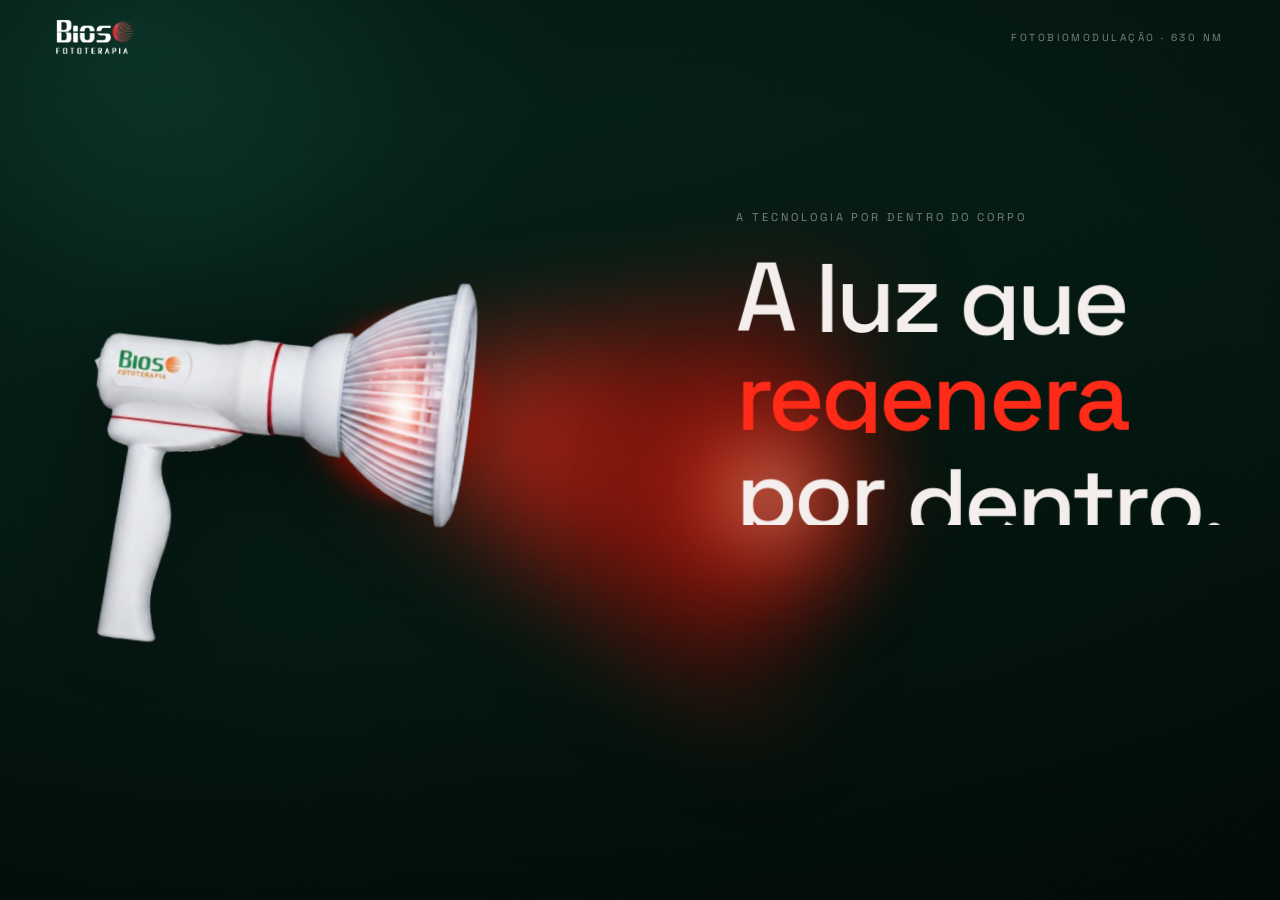
<file: site-v2/hero.html>
<!DOCTYPE html>
<html lang="pt-BR">
<head>
<meta charset="UTF-8" />
<meta name="viewport" content="width=device-width, initial-scale=1" />
<title>Bios Therapy — A luz que regenera por dentro</title>
<link rel="preconnect" href="https://fonts.googleapis.com" />
<link rel="preconnect" href="https://fonts.gstatic.com" crossorigin />
<link href="https://fonts.googleapis.com/css2?family=Space+Grotesk:wght@300;400;500;600&display=swap" rel="stylesheet" />
<style>
  :root{
    --ink:#F4EEEC; --dim:rgba(244,238,236,.5); --red:#ff2a17;
    --f:"Space Grotesk",system-ui,-apple-system,Segoe UI,sans-serif;
    --ease:cubic-bezier(.16,1,.3,1); --mx:clamp(20px,4.4vw,64px);
  }
  *{margin:0;padding:0;box-sizing:border-box}
  html,body{height:100%}
  body{background:#021410;color:var(--ink);font-family:var(--f);
    -webkit-font-smoothing:antialiased;overflow:hidden}
  a{color:inherit;text-decoration:none}
  ::selection{background:var(--red);color:#fff}

  /* gradiente verde bem escuro, um pouco mais claro na altura da logo (topo-esq.) */
  .amb{position:fixed;inset:0;z-index:0;pointer-events:none;
    background:
      radial-gradient(52vw 42vw at 10% 4%, rgba(22,94,72,.5), rgba(12,58,44,.16) 46%, transparent 66%),
      radial-gradient(90vw 80vw at 78% 104%, rgba(2,16,12,.72), transparent 64%),
      linear-gradient(158deg, #062319 0%, #041a13 44%, #020e09 100%);}
  .amb::after{content:"";position:absolute;inset:0;
    background:radial-gradient(120% 84% at 52% 44%, transparent 38%, rgba(0,5,3,.76) 100%)}

  /* LUZ DIRECIONAL — nasce do meio da cabeça (--gx,--gy px) e projeta pra frente.
     .glow  = fonte quente cravada na cabeça
     .beam  = feixe/cone que aponta pro cursor; cresce com a distância */
  .glow{position:fixed;z-index:1;pointer-events:none;border-radius:50%;
    left:var(--gx,34vw);top:var(--gy,50vh);width:var(--gr,200px);height:var(--gr,200px);
    transform:translate(-50%,-50%);filter:blur(12px);opacity:.9;
    background:radial-gradient(closest-side,
      #ffc9b8 0%, #ff4626 16%, #ec1f0b 36%, #bd1104 58%, rgba(140,8,4,0) 80%);
    animation:pulse 3s var(--ease) infinite}
  /* wrapper carrega o blur -> as arestas do clip-path ficam suaves */
  .beamwrap{position:fixed;inset:0;z-index:1;pointer-events:none;filter:blur(56px);will-change:filter}
  .beam{position:absolute;left:var(--gx,34vw);top:var(--gy,50vh);
    width:var(--bl,460px);height:var(--bw,300px);opacity:var(--bo,.9);
    transform:translateY(-50%) rotate(var(--bang,0deg));transform-origin:0 50%;
    background:linear-gradient(90deg,
      rgba(255,82,52,.95) 0%, rgba(240,34,18,.72) 24%, rgba(222,20,9,.54) 52%, rgba(208,15,7,.4) 80%, rgba(198,12,6,.22) 100%);
    clip-path:polygon(0 44%, 100% 2%, 100% 98%, 0 56%)}
  .beam::after{content:"";position:absolute;left:0;top:calc(50% - 3px);height:6px;width:100%;filter:blur(5px);
    background:linear-gradient(90deg, rgba(255,190,162,.9), rgba(255,96,64,.45) 45%, rgba(255,80,52,.25))}
  /* onde a luz "chega" — pool no cursor; quanto mais longe, maior e mais forte */
  .spot{position:fixed;z-index:1;pointer-events:none;border-radius:50%;left:var(--sx,60vw);top:var(--sy,50vh);
    width:var(--sw,160px);height:var(--sw,160px);transform:translate(-50%,-50%);filter:blur(30px);
    opacity:var(--so,.55);
    background:radial-gradient(closest-side,
      rgba(255,214,198,.95) 0%, rgba(255,74,44,.85) 20%, rgba(228,22,10,.42) 48%, rgba(200,12,6,.12) 72%, transparent 84%);
    animation:pulse 3.2s var(--ease) infinite}
  @keyframes pulse{0%,100%{transform:translate(-50%,-50%) scale(1)}50%{transform:translate(-50%,-50%) scale(1.05)}}

  .grain{position:fixed;inset:-40%;z-index:2;pointer-events:none;opacity:.035;mix-blend-mode:overlay;
    background-image:url("data:image/svg+xml;utf8,<svg xmlns='http://www.w3.org/2000/svg' width='200' height='200'><filter id='n'><feTurbulence type='fractalNoise' baseFrequency='.8' numOctaves='2' stitchTiles='stitch'/></filter><rect width='100%25' height='100%25' filter='url(%23n)'/></svg>")}

  header{position:fixed;top:0;left:0;right:0;z-index:20;display:flex;justify-content:space-between;
    align-items:center;padding:20px var(--mx);font-size:.82rem}
  header .logo{display:block}
  header .logo img{height:34px;width:auto;display:block}
  header .r{font-size:.64rem;letter-spacing:.24em;text-transform:uppercase;color:var(--dim)}

  .wrap{position:relative;z-index:10;height:100vh;display:flex;align-items:center;padding:0 var(--mx)}

  .device{position:absolute;left:6vw;top:50%;width:min(30vw,380px);z-index:6;pointer-events:none;
    will-change:transform;transform-origin:50% 50%;filter:drop-shadow(0 26px 60px rgba(0,0,0,.55))}
  .device>img{width:100%;display:block;position:relative;z-index:2}
  .led{position:absolute;pointer-events:none;mix-blend-mode:screen;border-radius:50%}
  .led--face{left:66%;top:5%;width:30%;height:56%;z-index:3;filter:blur(4px);transform:rotate(-5deg);
    background:radial-gradient(closest-side, rgba(255,232,220,.9), rgba(255,60,32,.8) 42%, rgba(255,24,10,.28) 74%, transparent 92%);
    animation:flicker 2.6s steps(1,end) infinite}
  .led--core{left:76%;top:24%;width:13%;height:20%;z-index:4;filter:blur(2px);
    background:radial-gradient(closest-side, rgba(255,244,238,1), rgba(255,130,90,.65) 52%, transparent 84%);
    animation:breathe 2.2s var(--ease) infinite}
  @keyframes breathe{0%,100%{opacity:.85;transform:scale(1)}50%{opacity:1;transform:scale(1.05)}}
  @keyframes flicker{0%,100%{opacity:.95}12%{opacity:1}24%{opacity:.92}37%{opacity:1}55%{opacity:.9}70%{opacity:1}83%{opacity:.94}}

  .lede{position:relative;z-index:12;margin-left:auto;max-width:min(50vw,640px)}
  .kick{font-size:.7rem;letter-spacing:.26em;text-transform:uppercase;color:var(--dim);
    margin-bottom:clamp(16px,2.2vw,24px);overflow:hidden}
  .kick i{display:inline-block;font-style:normal}
  h1{font-weight:500;letter-spacing:-.04em;line-height:.95;font-size:clamp(2.7rem,7.6vw,6.6rem)}
  h1 .row{display:block;overflow:hidden}
  h1 .w{display:inline-block;will-change:transform}
  h1 em{font-style:normal;color:var(--red)}
  .sub{margin-top:clamp(18px,2.4vw,32px);max-width:38ch;font-size:clamp(.95rem,1.1vw,1.05rem);
    line-height:1.6;color:var(--dim);font-weight:300;overflow:hidden}
  .sub i{display:block;font-style:normal}

  .cta{margin-top:clamp(24px,3vw,40px);display:inline-block;font-size:.78rem;letter-spacing:.14em;
    text-transform:uppercase;position:relative;padding-bottom:7px}
  .cta::after{content:"";position:absolute;left:0;bottom:0;height:1px;width:100%;background:var(--ink);
    transform:scaleX(0);transform-origin:0 50%;transition:transform .5s var(--ease)}
  .cta:hover::after{transform:scaleX(1)}
  .cta span{display:inline-block;transition:transform .4s var(--ease)}
  .cta:hover span{transform:translateX(4px)}

  .scrollcue{position:fixed;left:var(--mx);bottom:26px;z-index:20;font-size:.62rem;letter-spacing:.28em;
    text-transform:uppercase;color:var(--dim);display:flex;align-items:center;gap:10px}
  .scrollcue i{width:24px;height:1px;background:rgba(244,238,236,.22);display:block;position:relative;overflow:hidden}
  .scrollcue i::after{content:"";position:absolute;inset:0;background:var(--red);transform:translateX(-100%);
    animation:sweep 2.1s var(--ease) infinite}
  @keyframes sweep{0%{transform:translateX(-100%)}60%,100%{transform:translateX(100%)}}

  .cur{position:fixed;top:0;left:0;width:8px;height:8px;border:1px solid var(--ink);border-radius:50%;
    z-index:40;pointer-events:none;transform:translate(-50%,-50%);
    transition:width .35s var(--ease),height .35s var(--ease),border-color .35s var(--ease)}
  .cur.on{width:42px;height:42px;border-color:var(--red)}

  @media (max-width:900px){
    body{overflow-y:auto}
    .cur{display:none}
    .wrap{height:auto;min-height:100vh;flex-direction:column;justify-content:center;padding-top:20vh;padding-bottom:12vh}
    .lede{max-width:none;margin:0}
    .device{position:relative;left:auto;top:auto;width:76vw;margin:0 auto 5vh}
    h1{font-size:clamp(2.5rem,12vw,4rem)}
  }
  @media (prefers-reduced-motion:reduce){ .scrollcue i::after,.led,.glow,.glow--soft{animation:none!important} }
</style>
</head>
<body>

<div class="amb"></div>
<div class="beamwrap"><div class="beam" id="beam"></div></div>
<div class="spot" id="spot"></div>
<div class="glow" id="glow"></div>
<div class="grain"></div>

<header>
  <a class="logo" href="#" aria-label="Bios Fototerapia"><img src="assets/logo-bios.png" alt="Bios Fototerapia" /></a>
  <span class="r">Fotobiomodulação · 630 nm</span>
</header>

<div class="wrap">
  <div class="device" id="device">
    <img src="assets/aparelho/side-right.png" alt="Aparelho Bios Therapy" />
    <span class="led led--face"></span>
    <span class="led led--core"></span>
  </div>
  <div class="lede">
    <p class="kick"><i>A tecnologia por dentro do corpo</i></p>
    <h1 id="h1">
      <span class="row"><span class="w">A</span>&nbsp;<span class="w">luz</span>&nbsp;<span class="w">que</span></span>
      <span class="row"><span class="w"><em>regenera</em></span></span>
      <span class="row"><span class="w">por</span>&nbsp;<span class="w">dentro.</span></span>
    </h1>
    <p class="sub"><i>Alívio de dores crônicas e recuperação acelerada — na profundidade da célula, onde a mitocôndria transforma luz em energia.</i></p>
    <a class="cta" href="#" data-cur><span>Conheça o Bios Therapy &nbsp;↓</span></a>
  </div>
</div>

<div class="scrollcue">Role <i></i></div>
<div class="cur" id="cur"></div>

<script src="https://cdnjs.cloudflare.com/ajax/libs/gsap/3.12.5/gsap.min.js"></script>
<script>
(function(){
  "use strict";
  var reduce=matchMedia("(prefers-reduced-motion:reduce)").matches;
  var lerp=function(a,b,t){return a+(b-a)*t;};
  var clamp=function(v,a,b){return Math.max(a,Math.min(b,v));};
  var desk=innerWidth>900;

  var device=document.getElementById("device");
  var cur=document.getElementById("cur");
  var h1=document.getElementById("h1");
  var glow=document.getElementById("glow");
  var beam=document.getElementById("beam");
  var spot=document.getElementById("spot");

  var target={x:.02,y:0}, m={x:.02,y:0}, prev={x:.02,y:0};
  var cursT={x:innerWidth*.6,y:innerHeight*.55}, curs={x:cursT.x,y:cursT.y};
  addEventListener("pointermove",function(e){
    target.x=e.clientX/innerWidth-.5; target.y=e.clientY/innerHeight-.5;
    cursT.x=e.clientX; cursT.y=e.clientY;
  });

  var gr=260, grT=260, aim=0, rotPrev=0, t0=performance.now();
  (function frame(){
    requestAnimationFrame(frame);
    var t=(performance.now()-t0)/1000;

    m.x=lerp(m.x,target.x,reduce?1:0.06); m.y=lerp(m.y,target.y,reduce?1:0.06);
    var vx=m.x-prev.x; prev.x=m.x; prev.y=m.y;
    curs.x=lerp(curs.x,cursT.x,.16); curs.y=lerp(curs.y,cursT.y,.16);
    cur.style.transform="translate("+curs.x+"px,"+curs.y+"px) translate(-50%,-50%)";

    var dx=0, dy=0, w=Math.min(innerWidth*0.30,380), hh=w*1.0288;   // side-right.png 798x821
    var hx=innerWidth*0.34, hy=innerHeight*0.5;
    if(desk){
      dx=m.x*150 + Math.sin(t*0.6)*7;
      dy=m.y*104 + Math.sin(t*0.9)*10;
      var rr=rotPrev*Math.PI/180;
      hx=innerWidth*0.06 + dx + 0.5*w + 0.32*w*Math.cos(rr);   // cabeça de LED ≈ 82% x
      hy=innerHeight*0.5 - hh/2 + dy + 0.34*hh + 0.32*w*Math.sin(rr);  //           34% y
    }

    var dist=Math.hypot(curs.x-hx, curs.y-hy);
    var d01=clamp((dist-70)/(innerWidth*0.5),0,1);
    var ang=Math.atan2(curs.y-hy, curs.x-hx);
    var angDeg=clamp(ang*180/Math.PI,-45,45);          // aponta até 45° pra cima/baixo
    aim=lerp(aim, angDeg, reduce?1:0.06);

    if(desk){
      var rot=clamp(aim*0.95,-45,45) + Math.sin(t*0.5)*0.6;
      rotPrev=rot;
      device.style.transform="translate(0,-50%) translate("+dx.toFixed(1)+"px,"+dy.toFixed(1)+"px) rotate("+rot.toFixed(2)+"deg)";
      h1.style.transform="translate("+(m.x*-12).toFixed(1)+"px,"+(m.y*-8).toFixed(1)+"px)";
    }

    // fonte quente cravada na cabeça
    grT=lerp(180,250,d01);
    gr=lerp(gr,grT,.1);

    var bl=clamp(dist*1.14, 340, innerWidth*0.98);
    var bw=lerp(280, Math.min(innerWidth*0.56,880), d01);
    beam.style.setProperty("--bang",angDeg.toFixed(1)+"deg");
    beam.style.setProperty("--bl",bl.toFixed(0)+"px");
    beam.style.setProperty("--bw",bw.toFixed(0)+"px");
    beam.style.setProperty("--bo",lerp(0.85,1,d01).toFixed(2));

    // pool de luz onde o cursor está — quanto mais longe, maior e mais forte
    spot.style.setProperty("--sx",curs.x.toFixed(0)+"px");
    spot.style.setProperty("--sy",curs.y.toFixed(0)+"px");
    spot.style.setProperty("--sw",lerp(150, Math.min(innerWidth*0.5,760), d01).toFixed(0)+"px");
    spot.style.setProperty("--so",lerp(0.35,1,d01).toFixed(2));

    var gxs=hx.toFixed(0)+"px", gys=hy.toFixed(0)+"px";
    glow.style.setProperty("--gx",gxs); glow.style.setProperty("--gy",gys); glow.style.setProperty("--gr",gr.toFixed(0)+"px");
    beam.style.setProperty("--gx",gxs); beam.style.setProperty("--gy",gys);
  })();

  document.querySelectorAll("a,[data-cur]").forEach(function(el){
    el.addEventListener("pointerenter",function(){cur.classList.add("on");});
    el.addEventListener("pointerleave",function(){cur.classList.remove("on");});
  });

  function go(){
    var W=document.querySelectorAll("h1 .w"),K=document.querySelector(".kick i"),S=document.querySelector(".sub i");
    if(!window.gsap||reduce){ return; }
    gsap.set(W,{yPercent:112}); gsap.set(K,{yPercent:120}); gsap.set(S,{yPercent:110});
    gsap.set([".cta",".scrollcue","header",cur,device,glow,beam],{autoAlpha:0});
    var tl=gsap.timeline({delay:.1});
    tl.to([glow,beam],{autoAlpha:1,duration:1.4,ease:"power2.out"},0)
      .to(device,{autoAlpha:1,duration:1.3,ease:"power2.out"},.15)
      .to("header",{autoAlpha:1,duration:.6},.3)
      .to(K,{yPercent:0,duration:.9,ease:"expo.out"},.5)
      .to(W,{yPercent:0,duration:1.15,stagger:.075,ease:"expo.out"},.6)
      .to(S,{yPercent:0,duration:1,ease:"expo.out"},"-=.7")
      .to(".cta",{autoAlpha:1,duration:.7},"-=.5")
      .to([".scrollcue",cur],{autoAlpha:1,duration:.6,stagger:.1},"-=.4");
  }
  if(document.readyState==="complete")go(); else addEventListener("load",go);
})();
</script>
</body>
</html>
</file>
<file: css/styles.css>
/* =========================================================================
   Bios Therapy XII — landing page
   Remontagem fiel de https://drluisaugustoc.com.br/
   Paleta e tipografia extraídas do CSS original (Elementor).
   ========================================================================= */

/* ---- Design tokens ---------------------------------------------------- */
:root {
  --green:        #26c484;  /* acento principal / títulos            */
  --green-neon:   #1fff8c;  /* destaques, preço, hover               */
  --green-btn:    #04b33a;  /* botões                                */
  --green-deep:   #265f2a;  /* blocos verdes escuros                 */
  --green-soft:   #1faa72;

  --bg:           #00292b;  /* fundo principal (teal escuro)         */
  --bg-deep:      #030806;  /* seções alternadas (quase preto)       */
  --surface:      #051b11;  /* cards                                 */
  --surface-2:    #02292b;

  --text:         #ffffff;
  --text-dim:     rgba(255, 255, 255, .74);
  --line:         rgba(38, 196, 132, .28);

  --radius:       0;    /* design quadrado — sem arredondamentos */
  --radius-sm:    0;
  --maxw:         1180px;
  --pad:          clamp(20px, 5vw, 40px);

  --font-head: "League Spartan", "Roboto", system-ui, -apple-system, Segoe UI, sans-serif;
  --font-body: "Roboto", system-ui, -apple-system, Segoe UI, sans-serif;
}

/* ---- Reset ---------------------------------------------------------------- */
*, *::before, *::after { box-sizing: border-box; }
html { scroll-behavior: smooth; -webkit-text-size-adjust: 100%; }
body {
  margin: 0;
  background: var(--bg);
  color: var(--text);
  font-family: var(--font-body);
  font-size: 17px;
  line-height: 1.5;            /* técnica de UI: corpo de texto sempre a 150% */
  overflow-x: hidden;
}
img { max-width: 100%; display: block; height: auto; }
a { color: inherit; }
h1, h2, h3, h4 { font-family: var(--font-head); font-weight: 700; line-height: 1.12; margin: 0 0 .5em; }
p { margin: 0 0 1em; }
strong { color: #fff; font-weight: 700; }

/* ---- Layout helpers ----------------------------------------------------- */
.section { padding: clamp(48px, 8vw, 96px) 0; position: relative; }
.section--deep { background: var(--bg-deep); }
.section--tight { padding-top: clamp(28px, 4vw, 44px); padding-bottom: clamp(28px, 4vw, 44px); }
.wrap { width: 100%; max-width: var(--maxw); margin-inline: auto; padding-inline: var(--pad); }
.narrow { max-width: 860px; }

.eyebrow {
  display: inline-block;
  font-family: var(--font-head);
  font-weight: 600;
  letter-spacing: .16em;
  text-transform: uppercase;
  font-size: .72rem;
  color: var(--green);
  margin-bottom: 14px;
}
.h-section {
  font-size: clamp(1.7rem, 4.2vw, 2.7rem);
  color: var(--green);
  text-align: center;
  margin-bottom: clamp(24px, 4vw, 40px);
}
.h-section.left { text-align: left; margin-bottom: 20px; }
.lead { color: var(--text-dim); font-size: 1.06rem; }
.center { text-align: center; }

/* ---- Buttons ---------------------------------------------------------- */
.btn {
  --btn-bg: var(--green-btn);
  display: inline-flex; align-items: center; gap: 10px;
  font-family: var(--font-head); font-weight: 700;
  font-size: 1.02rem; letter-spacing: .02em;
  padding: 15px 34px; border-radius: 0;
  background: var(--btn-bg); color: #04241a;
  text-decoration: none; border: 0; cursor: pointer;
  transition: transform .15s ease, background .15s ease;
}
.btn:hover { transform: translateY(-2px); background: var(--green-neon); }
.btn--lg { font-size: 1.15rem; padding: 18px 44px; }
.btn--wa { --btn-bg: #25d366; color: #06331c; }
.btn--ghost {
  background: transparent; color: var(--green);
  border: 2px solid var(--green); box-shadow: none;
}
.btn--ghost:hover { background: var(--green); color: #04241a; }

/* ---- Header --------------------------------------------------------- */
.site-header {
  position: sticky; top: 0; z-index: 50;
  background: rgba(0, 41, 43, .82);
  backdrop-filter: blur(10px);
  border-bottom: 1px solid var(--line);
}
.site-header .wrap {
  display: flex; align-items: center; justify-content: space-between;
  height: 68px;
}
.brand {
  display: flex; align-items: center; gap: 10px;
  font-family: var(--font-head); font-weight: 700;
  font-size: 1.15rem; text-decoration: none; color: #fff;
}
.brand svg { width: 30px; height: 30px; color: var(--green); }
.brand b { color: var(--green); }
.site-header .btn { padding: 10px 22px; font-size: .92rem; }
@media (max-width: 640px) { .site-header .btn { display: none; } }

/* ---- Linha verde separando as seções ---- */
main > section + section::before {
  content: ""; position: absolute; top: 0; left: 50%; transform: translateX(-50%);
  width: 209px; height: 1px; background: var(--green);
}

/* ---- Hero (centrado: título -> VSL -> texto, como no original) ---- */
.hero { padding-top: clamp(40px, 7vw, 80px); background: var(--bg); }
.hero__inner { max-width: 1000px; margin-inline: auto; text-align: center; }
.hero h1 {
  font-size: clamp(1.5rem, 3vw, 2.15rem);
  line-height: 1.28; letter-spacing: -.005em;
  max-width: 900px; margin-inline: auto;
}
.hero h1 .hl { color: var(--green); }
.hero .video { max-width: 900px; margin: clamp(26px, 4vw, 40px) auto 0; }
.hero p {
  color: var(--text-dim); font-size: 1rem;
  max-width: 780px; margin: clamp(18px, 3vw, 26px) auto 0;
}

/* ---- Video placeholder -------------------------------------------- */
.video {
  position: relative; overflow: hidden;
  aspect-ratio: 16 / 9; background: #041a16 center / cover no-repeat;
  border: 1px solid var(--line);
  display: grid; place-items: center;
}
.video[data-poster] { background-color: #071f1a; }
.video__play {
  width: 84px; height: 58px; border: 0; cursor: pointer;
  background: #ff0000;
  display: grid; place-items: center;
  transition: background .15s ease;
}
.video__play:hover { background: #cc0000; }
.video__play::before {
  content: ""; display: block;
  border-style: solid; border-width: 11px 0 11px 19px;
  border-color: transparent transparent transparent #fff;
  margin-left: 4px;
}

/* ---- "Conheça" -------------------------------------------------- */
.split { display: grid; gap: clamp(28px, 5vw, 56px); align-items: center; }
@media (min-width: 900px) { .split { grid-template-columns: 1fr 1fr; } .split.reverse > :first-child { order: 2; } }
.split img { border-radius: var(--radius); }
.figure-frame {
  border-radius: var(--radius); border: 1px solid var(--line);
  background: linear-gradient(180deg, rgba(38,196,132,.06), transparent);
  padding: 14px;
}
.figure-frame--green {
  border: 1px solid var(--green);
  background: transparent;
}

/* ---- Grade de benefícios (ícones SVG) — 4 colunas como no original -- */
.benefits { display: grid; gap: 16px; grid-template-columns: repeat(4, 1fr); }
@media (max-width: 860px) { .benefits { grid-template-columns: repeat(2, 1fr); } }
@media (max-width: 460px) { .benefits { grid-template-columns: 1fr; } }
.benefit {
  background: transparent; border: 1px solid rgba(38, 196, 132, .5);
  border-radius: var(--radius); padding: 28px 20px;
  text-align: center; transition: transform .15s ease, border-color .15s ease, background .15s ease;
  display: flex; flex-direction: column; align-items: center;
}
.benefit:hover { transform: translateY(-4px); border-color: var(--green); background: rgba(38, 196, 132, .06); }
.benefit__icon {
  flex: 0 0 auto; width: 56px; height: 56px; color: var(--green);
  margin-bottom: 14px; display: grid; place-items: center;
}
.benefit__icon svg { width: 56px; height: 56px; display: block; }
.benefit p { margin: 0; font-size: .96rem; color: var(--text-dim); line-height: 1.5; }

/* ---- Blocos de texto (profissionais / público) ---------------- */
.textbox--dark {
  background: #030806; padding: clamp(22px, 3vw, 34px);
  text-align: center; margin: 4px 0 24px;
}
.textbox--dark p { margin: 0 0 1em; color: var(--text-dim); }
.textbox--dark p:last-child { margin-bottom: 0; }

/* parágrafo de destaque em caixa verde (Para o Público em Geral) */
.callout--green {
  background: var(--green); color: #04241a; font-weight: 700;
  text-align: center; padding: clamp(22px, 3vw, 34px);
  margin: 4px 0 18px;
}
.callout--green + .center { color: var(--text-dim); margin-bottom: 26px; }

.pill-grid { display: grid; gap: 16px; margin-top: 8px; }
@media (min-width: 760px) { .pill-grid.cols-2 { grid-template-columns: 1fr 1fr; } }
.pill { padding: 24px 26px; border: 1px solid var(--line); }
.pill--dark { background: #030806; border: 0; border-left: 8px solid var(--green); }
.pill--green { background: var(--green); border: 0; color: #04241a; }
.pill p { margin: 0; font-size: 1rem; }
.pill--dark p { color: var(--text-dim); }
.pill--green p { font-weight: 700; }
.statement {
  text-align: center; color: #fff;
  font-size: 1rem; margin-top: 26px;
}

/* ---- Artigos científicos (tabs) ------------------------------ */
.tabs { display: grid; gap: 15px; }
@media (min-width: 900px) { .tabs { grid-template-columns: 220px 1fr; align-items: start; } }
.tabs__list {
  display: flex; flex-direction: column; gap: 2px;
  align-content: start;
}
@media (max-width: 899px) { .tabs__list { flex-direction: row; flex-wrap: wrap; } }
.tabs__btn {
  font-family: var(--font-head); font-weight: 700;
  text-align: left; padding: 14px 27px;
  background: #167f55; border: 0; color: #00292b;
  cursor: pointer; transition: background .14s ease; font-size: 1.05rem; line-height: 1.2;
}
.tabs__btn:hover { background: #1c9a68; }
.tabs__btn[aria-selected="true"] { background: var(--green); color: #00292b; }
.tabs__panel {
  background: transparent; border: 1px solid var(--green);
  padding: 8px 8px 8px 8px;
}
.tabs__panel[hidden] { display: none; }
.tabs__panel ol { margin: 0; padding: 0; list-style: none; counter-reset: art; display: grid; gap: 12px; }
.tabs__panel li { counter-increment: art; color: #fff; font-family: var(--font-head); font-size: .9rem; line-height: 1.6; }
.tabs__panel li::before { content: counter(art) " – "; }

/* ---- Depoimentos ------------------------------------------- */
.testi-videos {
  display: grid; gap: 18px; margin-bottom: 28px;
  grid-template-columns: repeat(auto-fit, minmax(240px, 1fr));
}
.testi-videos video {
  width: 100%; height: auto; max-height: 560px; display: block;
  background: #000; border: 1px solid var(--line);
}
.testi-shots {
  display: grid; gap: 16px;
  grid-template-columns: repeat(auto-fit, minmax(180px, 1fr));
}
.testi-shots img {
  border-radius: var(--radius-sm); border: 1px solid var(--line);
  background: #fff; width: 100%; height: auto;
  max-height: 560px; object-fit: contain; object-position: top;
}

/* ---- Bônus curso ----------------------------------------- */
.bonus {
  display: grid; gap: clamp(24px, 4vw, 48px); align-items: stretch;
}
@media (min-width: 860px) { .bonus { grid-template-columns: 1fr 1fr; } }
.bonus__text p { font-family: var(--font-head); line-height: 2.1; margin: 0 0 1.1em; }
.bonus__text p.bonus__lead { font-weight: 700; color: #fff; line-height: 1.75; }
.bonus__card {
  background: #051b11; border-bottom: 8px solid var(--green-neon);
  padding: clamp(22px, 3vw, 32px); display: flex; flex-direction: column;
}
.bonus__card h3 { color: var(--green); font-size: clamp(1.25rem, 2.2vw, 1.6rem); margin-bottom: 18px; }
.bonus__card img { width: 100%; max-width: 480px; margin: auto; }
.price-tag { text-align: center; margin: 26px 0 0; font-family: Arial, Helvetica, sans-serif; font-weight: 700; }
.price-tag .old { display: block; color: #fe8080; text-decoration: line-through; font-size: 1.1rem; }
.price-tag .now { display: block; font-size: clamp(3rem, 7vw, 4.4rem); line-height: 1.1; color: var(--green-neon); }

/* ---- Patente / bio ------------------------------------- */
.note {
  color: var(--text-dim); font-size: .95rem;
  border-left: 3px solid var(--green); padding-left: 18px; margin-block: 14px;
}

/* ---- Bloco de compra --------------------------------- */
.buy-layout { display: grid; gap: clamp(24px, 4vw, 48px); align-items: start; }
@media (min-width: 860px) { .buy-layout { grid-template-columns: repeat(2, minmax(0, 1fr)); } .buy-layout .buy { max-width: none; margin-inline: 0; } }
.buy-text p { font-family: var(--font-head); font-size: .92rem; line-height: 2.1; margin: 0 0 1.6em; }
.buy-text p.buy-text__lead {
  color: var(--green); font-weight: 700; font-size: clamp(1.4rem, 2.5vw, 1.75rem);
  line-height: 1.3; margin-bottom: 1.1em;
}
.buy {
  width: 100%; max-width: 480px; margin-inline: auto; text-align: center;
  background: #051b11; border-bottom: 8px solid var(--green-neon);
  padding: clamp(22px, 4vw, 32px);
}
.buy h2 {
  color: var(--green); text-transform: uppercase;
  font-size: clamp(1.15rem, 2.6vw, 1.45rem); line-height: 1.2; margin-bottom: 18px;
}
.buy__img { width: 100%; margin: 0 auto 18px; }
.buy .lead { color: #fff; font-family: var(--font-head); font-weight: 700; font-size: 1.1rem; line-height: 1.35; }
.buy .from { font-family: Arial, Helvetica, sans-serif; font-weight: 700; font-size: 1.05rem; color: #fe8080; margin: 4px 0 0; }
.buy .from s { text-decoration: line-through; }
.buy .installments {
  font-family: Arial, Helvetica, sans-serif; font-weight: 700;
  font-size: clamp(2.6rem, 9vw, 3.6rem); line-height: 1.1; color: var(--green-neon); margin: 12px 0;
}
.buy .cash { font-family: var(--font-head); font-weight: 700; font-size: 1.05rem; color: var(--green-neon); margin-bottom: 14px; }
.buy .btn {
  width: 100%; justify-content: center; border-radius: 12px;
  --btn-bg: var(--green-neon); color: #04241a;
  box-shadow: 0 0 22px rgba(31, 255, 140, .55);
}
.buy .btn:hover { background: #5dffae; }
.buy__trust { margin: 18px auto 0; }

/* ---- Selo segurança --------------------------------- */
.trust { display: grid; gap: clamp(24px, 4vw, 48px); align-items: center; }
@media (min-width: 820px) { .trust { grid-template-columns: repeat(2, minmax(0, 1fr)); } }
.trust .framed { border-color: var(--green-neon); padding: clamp(20px, 3vw, 26px) clamp(24px, 3.5vw, 26px); }
.trust .framed p { font-family: var(--font-head); font-size: 1rem; line-height: 1.7; }
.trust__badges { display: flex; flex-direction: column; gap: 16px; align-items: center; }
.trust__badges img:first-child { width: 260px; max-width: 80%; height: auto; }
.trust__badges img + img { width: 150px; height: auto; }

/* ---- Caixa de texto com moldura verde (padrão do original) --- */
.framed {
  border: 1px solid var(--green); border-radius: var(--radius);
  padding: clamp(20px, 3vw, 32px);
}
.framed p:last-child { margin-bottom: 0; }

/* ---- FAQ ------------------------------------------- */
.faq { display: grid; gap: 12px; }
.faq__item {
  background: #26c383; border-bottom: 4px solid #094600;
  border-radius: 8px; overflow: hidden;
}
.faq__q {
  width: 100%; text-align: left; cursor: pointer;
  font-family: var(--font-head); font-weight: 700; font-size: 1.05rem; line-height: 1.3; color: #000019;
  background: transparent; border: 0; padding: 15px 10px 14px;
  display: flex; align-items: center; gap: 10px;
  transition: color .15s ease;
}
.faq__q::before { content: "+"; font-size: 1.35rem; line-height: 1; flex: none; width: 1ch; text-align: center; }
.faq__item.open .faq__q::before { content: "−"; }
.faq__q:hover { color: #fff; }
.faq__a { max-height: 0; overflow: hidden; transition: max-height .25s ease; }
.faq__a > div { padding: 0 20px 18px 40px; color: #00140f; font-size: .98rem; }

/* ---- Contato final -------------------------------- */
.contact__grid { display: grid; gap: 18px; justify-items: center; text-align: center; }
.contact__img img { width: 100%; max-width: 200px; margin-inline: auto; }
.contact h2 { color: var(--green); font-size: clamp(1.7rem, 3.4vw, 2.2rem); margin-bottom: 6px; }
.contact__body p { font-family: var(--font-head); color: #fff; margin-bottom: 16px; }
.contact .btn {
  --btn-bg: var(--green-neon); color: #04241a; border-radius: 12px;
  font-family: Arial, Helvetica, sans-serif; font-weight: 700;
}
.contact .btn:hover { background: #5dffae; }

/* ícone e botão pulsando */
.contact__img img { animation: pulse-icon 1.8s ease-in-out infinite; }
.contact .btn { animation: pulse-btn 1.8s ease-in-out infinite; }
.contact .btn:hover { animation-play-state: paused; }
@keyframes pulse-icon { 0%, 100% { transform: scale(1); } 50% { transform: scale(1.08); } }
@keyframes pulse-btn {
  0%, 100% { transform: scale(1);    box-shadow: 0 0 0 0 rgba(31, 255, 140, .55); }
  50%      { transform: scale(1.05); box-shadow: 0 0 0 14px rgba(31, 255, 140, 0); }
}
@media (prefers-reduced-motion: reduce) { .contact__img img, .contact .btn { animation: none; } }

/* ---- Footer -------------------------------------- */
.site-footer {
  background: var(--bg); text-align: center; padding: 34px 20px;
  color: var(--green); font-family: Arial, Helvetica, sans-serif; font-size: .8rem;
}

/* ---- Botão flutuante WhatsApp -------------------- */
.wa-float {
  position: fixed; right: 20px; bottom: 20px; z-index: 60;
  width: 58px; height: 58px;
  background: #25d366; display: grid; place-items: center;
  box-shadow: 0 12px 32px -8px rgba(37, 211, 102, .7);
  transition: transform .15s ease;
}
.wa-float:hover { transform: scale(1.08); }
.wa-float svg { width: 32px; height: 32px; color: #fff; }

/* ---- Reveal on scroll --------------------------- */
.reveal { opacity: 0; transform: translateY(24px); transition: opacity .6s ease, transform .6s ease; }
.reveal.in { opacity: 1; transform: none; }
@media (prefers-reduced-motion: reduce) {
  .reveal { opacity: 1; transform: none; transition: none; }
  html { scroll-behavior: auto; }
}
</file>
<file: css/design-system.css>
/* Design System — Bios Therapy XII */
:root {
  --green: #26c484; --green-neon: #1fff8c; --green-btn: #04b33a;
  --green-deep: #265f2a; --green-soft: #1faa72;
  --bg: #00292b; --bg-deep: #030806; --surface: #051b11; --surface-2: #02292b;
  --text: #fff; --text-dim: rgba(255,255,255,.74); --line: rgba(38,196,132,.28);
  --font-head: "League Spartan","Roboto",system-ui,sans-serif;
  --font-body: "Roboto",system-ui,sans-serif;
}
* { box-sizing: border-box; }
body { margin: 0; background: var(--bg); color: var(--text); font-family: var(--font-body); line-height: 1.6; }
.ds-wrap { max-width: 1100px; margin-inline: auto; padding: clamp(28px,6vw,72px) clamp(20px,5vw,44px); }
h1, h2, h3 { font-family: var(--font-head); margin: 0 0 .4em; }
h1 { font-size: clamp(2rem,6vw,3rem); color: var(--green); }
h2 { font-size: 1.5rem; color: var(--green); margin-top: 2.4em; padding-top: 1.2em; border-top: 1px solid var(--line); }
p { color: var(--text-dim); max-width: 66ch; }
a { color: var(--green-neon); }
code { font-family: "Roboto Slab", ui-monospace, monospace; background: var(--surface); padding: 2px 6px; border-radius: 0; font-size: .88em; color: #d7fff0; }
pre { background: var(--surface); border: 1px solid var(--line); border-radius: 0; padding: 18px; overflow-x: auto; }
pre code { background: none; padding: 0; }

/* palette */
.swatches { display: grid; grid-template-columns: repeat(auto-fill,minmax(150px,1fr)); gap: 14px; margin-top: 18px; }
.swatch { border: 1px solid var(--line); border-radius: 0; overflow: hidden; background: var(--surface); }
.swatch .chip { height: 76px; }
.swatch .meta { padding: 10px 12px; font-size: .82rem; }
.swatch .meta b { display: block; font-family: var(--font-head); color: #fff; }
.swatch .meta span { color: var(--text-dim); }

/* type scale */
.type-row { display: flex; align-items: baseline; gap: 18px; border-bottom: 1px dashed var(--line); padding: 14px 0; flex-wrap: wrap; }
.type-row small { color: var(--text-dim); font-family: var(--font-body); font-size: .78rem; min-width: 130px; }

/* spacing component */
.ds-sub { font-family: var(--font-head); color: #fff; font-size: 1.05rem; margin: 2em 0 .6em; }
.lh-demo { display: grid; gap: 16px; grid-template-columns: repeat(auto-fit, minmax(260px, 1fr)); margin-top: 12px; }
.lh-card { background: var(--surface); border: 1px solid var(--line); border-radius: 0; padding: 18px; }
.lh-card p { margin: 8px 0 0; color: var(--text-dim); max-width: none; }
.lh-tag { font-family: var(--font-head); font-size: .74rem; letter-spacing: .04em; color: var(--green); }
.lh-tag--bad { color: #ff8181; }
.ds-table { width: 100%; border-collapse: collapse; margin: 16px 0 8px; font-size: .88rem; }
.ds-table th, .ds-table td { text-align: left; padding: 10px 12px; border-bottom: 1px solid var(--line); vertical-align: top; }
.ds-table th { font-family: var(--font-head); color: #fff; font-weight: 600; }
.ds-table td { color: var(--text-dim); }
.space-scale { display: grid; gap: 8px; margin-top: 12px; }
.space-row { display: flex; align-items: center; gap: 12px; font-size: .82rem; color: var(--text-dim); }
.space-row span { font-family: "Roboto Slab", monospace; min-width: 28px; text-align: right; color: #fff; }
.space-row i { display: block; height: 18px; background: var(--green); border-radius: 0; flex: 0 0 auto; }
.space-row em { font-style: normal; opacity: .8; }

/* icon grid */
.icon-grid { display: grid; grid-template-columns: repeat(auto-fill,minmax(160px,1fr)); gap: 14px; margin-top: 18px; }
.icon-card {
  background: var(--surface); border: 1px solid var(--line); border-radius: 0;
  padding: 20px 14px; text-align: center; transition: border-color .15s ease, transform .15s ease;
}
.icon-card:hover { border-color: var(--green); transform: translateY(-3px); }
.icon-card svg { width: 52px; height: 52px; color: var(--green); }
.icon-card b { display: block; font-family: var(--font-head); font-size: .84rem; margin-top: 12px; color: #fff; }
.icon-card span { display: block; font-size: .72rem; color: var(--text-dim); margin-top: 2px; }

/* size + theme demo */
.demo-row { display: flex; gap: 26px; align-items: center; flex-wrap: wrap; margin-top: 16px; }
.demo-row svg { color: var(--green); }
.on-light { background: #fff; border-radius: 0; padding: 20px; display: flex; gap: 22px; }
.on-light svg { color: var(--green-btn); }
.stroke-demo svg { color: var(--green-neon); }
</file>
